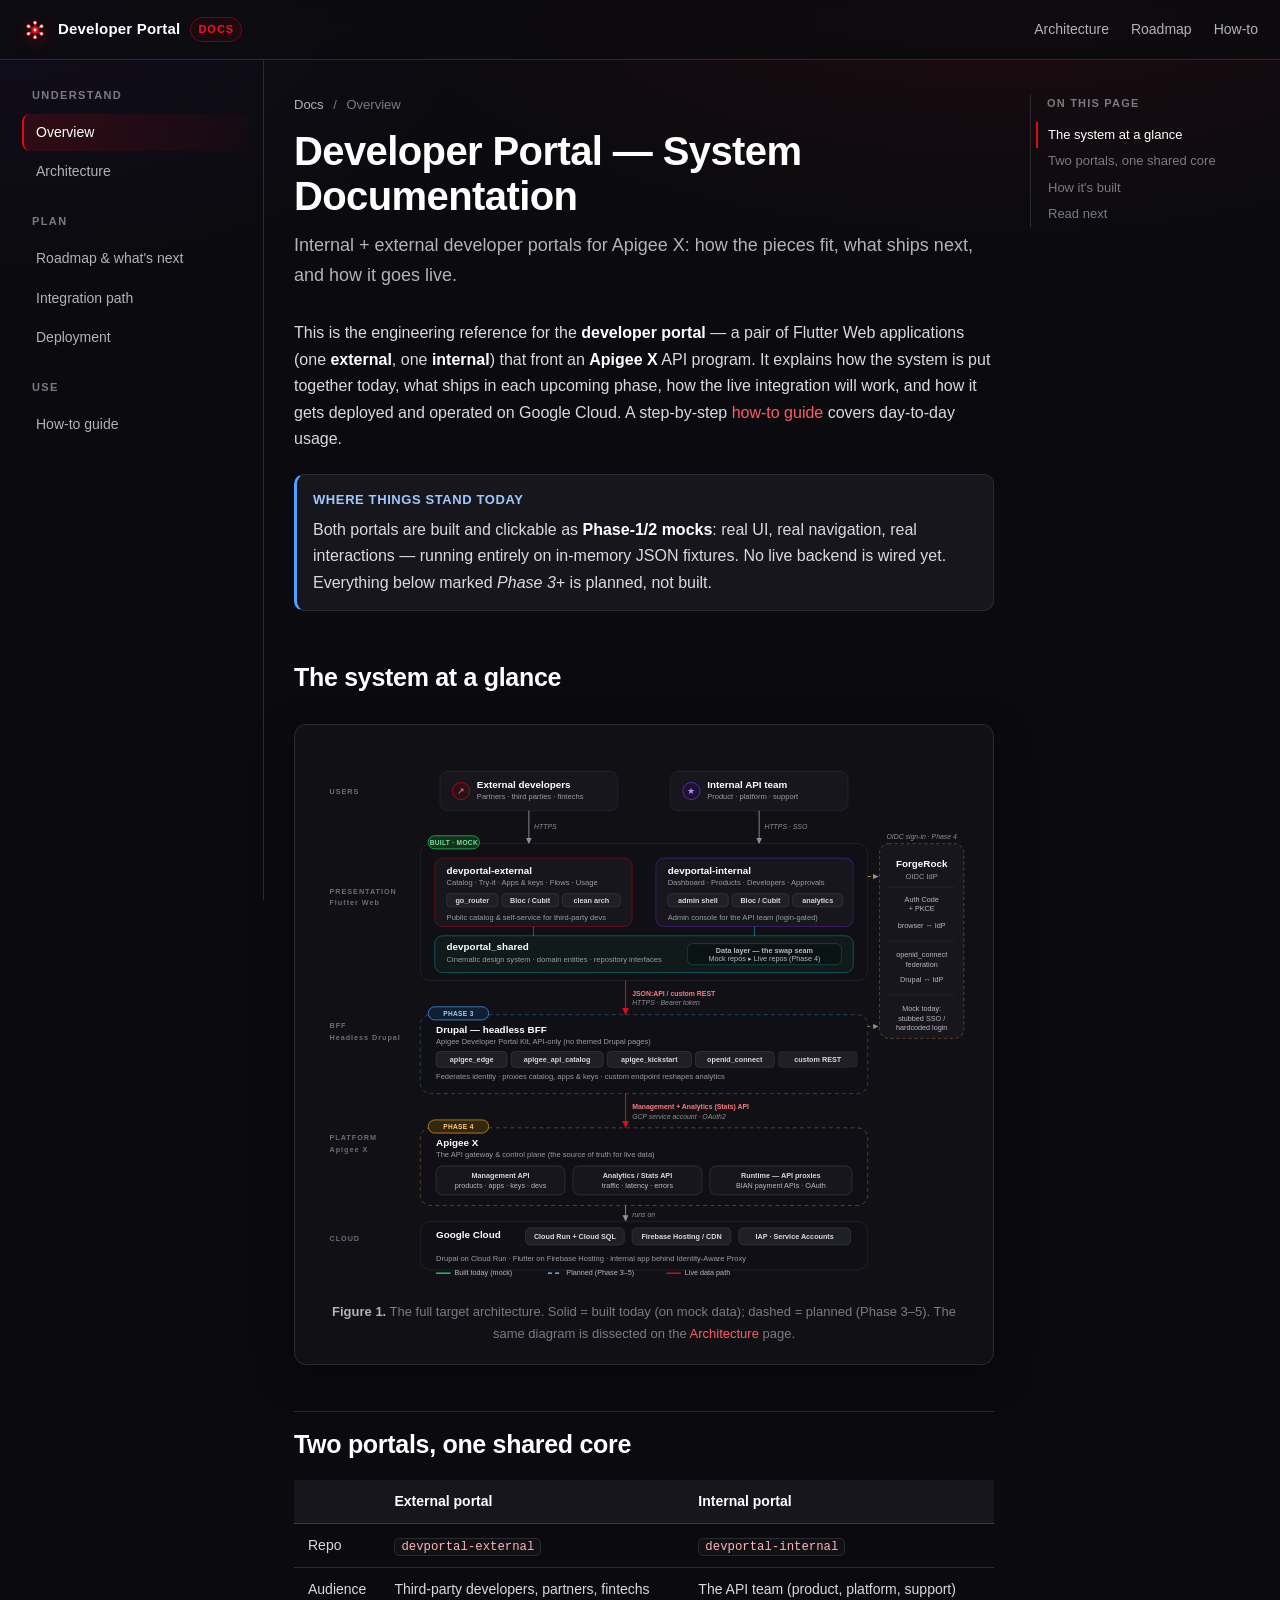
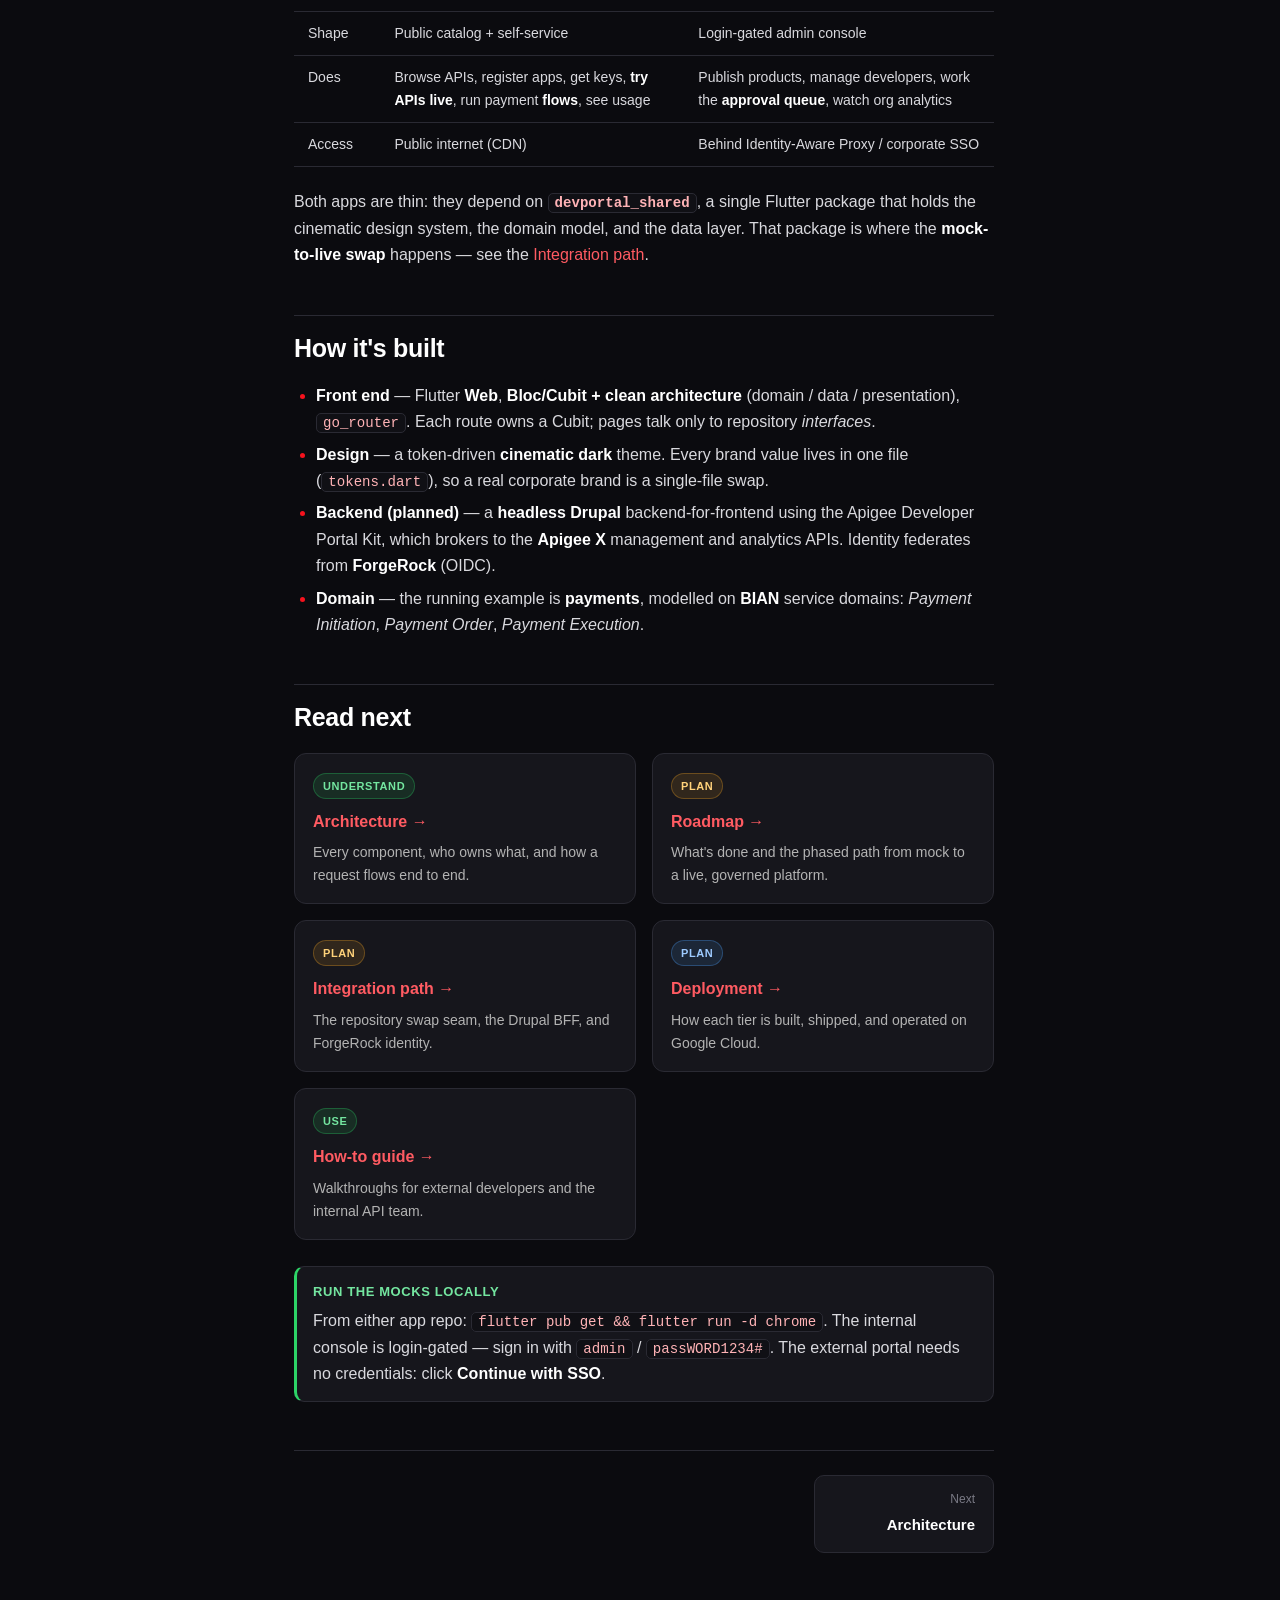
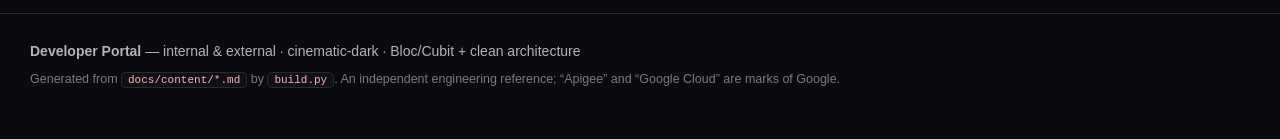
<file: docs/index.html>
<!doctype html>
<html lang="en" data-page="index">
<head>
<meta charset="utf-8">
<meta name="viewport" content="width=device-width, initial-scale=1">
<meta name="description" content="Internal + external developer portals for Apigee X: how the pieces fit, what ships next, and how it goes live.">
<meta name="theme-color" content="#0B0B0F">
<title>Developer Portal — System Documentation · Developer Portal Docs</title>
<link rel="icon" type="image/svg+xml" href="assets/favicon.svg">
<link rel="stylesheet" href="assets/style.css">
</head>
<body>
<a class="skip-link" href="#doc">Skip to content</a>
<header class="topbar">
  <button class="nav-toggle" aria-label="Toggle navigation" aria-expanded="false">
    <span></span><span></span><span></span>
  </button>
  <a class="brand" href="index.html">
<svg class="brand-mark" viewBox="0 0 64 64" width="26" height="26" aria-hidden="true">
  <g stroke="#FF3640" stroke-width="3" stroke-linecap="round">
    <line x1="32" y1="32" x2="32" y2="14"/><line x1="32" y1="32" x2="48" y2="23"/>
    <line x1="32" y1="32" x2="48" y2="41"/><line x1="32" y1="32" x2="32" y2="50"/>
    <line x1="32" y1="32" x2="16" y2="41"/><line x1="32" y1="32" x2="16" y2="23"/>
  </g>
  <g fill="#fff" stroke="#E50914" stroke-width="1.7">
    <circle cx="32" cy="14" r="4.3"/><circle cx="48" cy="23" r="4.3"/>
    <circle cx="48" cy="41" r="4.3"/><circle cx="32" cy="50" r="4.3"/>
    <circle cx="16" cy="41" r="4.3"/><circle cx="16" cy="23" r="4.3"/>
  </g>
  <circle cx="32" cy="32" r="10" fill="#E50914" stroke="#08080B"/>
  <circle cx="32" cy="32" r="3.4" fill="#fff"/>
</svg><span class="brand-name">Developer&nbsp;Portal</span><span class="brand-badge">Docs</span></a>
  <nav class="top-links" aria-label="Related">
    <a href="architecture.html">Architecture</a>
    <a href="roadmap.html">Roadmap</a>
    <a href="how-to.html">How-to</a>
  </nav>
</header>
<div class="layout">
  <aside class="sidebar" id="sidebar"><nav class="side-nav" aria-label="Documentation">
<div class="nav-group"><span class="nav-group-label">Understand</span><ul>
<li><a href="index.html" class="active" aria-current="page">Overview</a></li>
<li><a href="architecture.html">Architecture</a></li>
</ul></div>
<div class="nav-group"><span class="nav-group-label">Plan</span><ul>
<li><a href="roadmap.html">Roadmap & what's next</a></li>
<li><a href="integration.html">Integration path</a></li>
<li><a href="deployment.html">Deployment</a></li>
</ul></div>
<div class="nav-group"><span class="nav-group-label">Use</span><ul>
<li><a href="how-to.html">How-to guide</a></li>
</ul></div>
</nav></aside>
  <div class="sidebar-scrim" hidden></div>
  <main class="main">
    <article class="doc" id="doc">
      <div class="crumb"><a href="index.html">Docs</a> <span>/</span> Overview</div>
      <header class="doc-head">
        <h1>Developer Portal — System Documentation</h1>
        <p class="lede">Internal + external developer portals for Apigee X: how the pieces fit, what ships next, and how it goes live.</p>
      </header>
      <p>This is the engineering reference for the <strong>developer portal</strong> — a pair of
Flutter Web applications (one <strong>external</strong>, one <strong>internal</strong>) that front an
<strong>Apigee X</strong> API program. It explains how the system is put together today, what
ships in each upcoming phase, how the live integration will work, and how it gets
deployed and operated on Google Cloud. A step-by-step <a href="how-to.html">how-to guide</a>
covers day-to-day usage.</p>
<div class="admonition note">
<p class="admonition-title">Where things stand today</p>
<p>Both portals are built and clickable as <strong>Phase-1/2 mocks</strong>: real UI, real
navigation, real interactions — running entirely on in-memory JSON fixtures.
No live backend is wired yet. Everything below marked <em>Phase 3+</em> is planned,
not built.</p>
</div>
<h2 id="the-system-at-a-glance">The system at a glance<a class="headerlink" href="#the-system-at-a-glance" title="Permanent link">#</a></h2>
<figure class="diagram">
  <img src="assets/diagrams/architecture.svg" alt="Layered architecture: users, the two Flutter Web portals on a shared package, a headless Drupal BFF, Apigee X, and Google Cloud, with ForgeRock providing identity.">
  <figcaption><strong>Figure 1.</strong> The full target architecture. Solid = built today (on mock data); dashed = planned (Phase 3–5). The same diagram is dissected on the <a href="architecture.html">Architecture</a> page.</figcaption>
</figure>

<h2 id="two-portals-one-shared-core">Two portals, one shared core<a class="headerlink" href="#two-portals-one-shared-core" title="Permanent link">#</a></h2>
<table>
<thead>
<tr>
<th></th>
<th><strong>External portal</strong></th>
<th><strong>Internal portal</strong></th>
</tr>
</thead>
<tbody>
<tr>
<td>Repo</td>
<td><code>devportal-external</code></td>
<td><code>devportal-internal</code></td>
</tr>
<tr>
<td>Audience</td>
<td>Third-party developers, partners, fintechs</td>
<td>The API team (product, platform, support)</td>
</tr>
<tr>
<td>Shape</td>
<td>Public catalog + self-service</td>
<td>Login-gated admin console</td>
</tr>
<tr>
<td>Does</td>
<td>Browse APIs, register apps, get keys, <strong>try APIs live</strong>, run payment <strong>flows</strong>, see usage</td>
<td>Publish products, manage developers, work the <strong>approval queue</strong>, watch org analytics</td>
</tr>
<tr>
<td>Access</td>
<td>Public internet (CDN)</td>
<td>Behind Identity-Aware Proxy / corporate SSO</td>
</tr>
</tbody>
</table>
<p>Both apps are thin: they depend on <strong><code>devportal_shared</code></strong>, a single Flutter
package that holds the cinematic design system, the domain model, and the data
layer. That package is where the <strong>mock-to-live swap</strong> happens — see the
<a href="integration.html">Integration path</a>.</p>
<h2 id="how-its-built">How it's built<a class="headerlink" href="#how-its-built" title="Permanent link">#</a></h2>
<ul>
<li><strong>Front end</strong> — Flutter <strong>Web</strong>, <strong>Bloc/Cubit + clean architecture</strong> (domain /
  data / presentation), <code>go_router</code>. Each route owns a Cubit; pages talk only to
  repository <em>interfaces</em>.</li>
<li><strong>Design</strong> — a token-driven <strong>cinematic dark</strong> theme. Every brand value lives
  in one file (<code>tokens.dart</code>), so a real corporate brand is a single-file swap.</li>
<li><strong>Backend (planned)</strong> — a <strong>headless Drupal</strong> backend-for-frontend using the
  Apigee Developer Portal Kit, which brokers to the <strong>Apigee X</strong> management and
  analytics APIs. Identity federates from <strong>ForgeRock</strong> (OIDC).</li>
<li><strong>Domain</strong> — the running example is <strong>payments</strong>, modelled on <strong>BIAN</strong> service
  domains: <em>Payment Initiation</em>, <em>Payment Order</em>, <em>Payment Execution</em>.</li>
</ul>
<h2 id="read-next">Read next<a class="headerlink" href="#read-next" title="Permanent link">#</a></h2>
<div class="cards">
  <div class="card"><span class="tag now">Understand</span><h3><a href="architecture.html">Architecture →</a></h3><p>Every component, who owns what, and how a request flows end to end.</p></div>
  <div class="card"><span class="tag next">Plan</span><h3><a href="roadmap.html">Roadmap →</a></h3><p>What's done and the phased path from mock to a live, governed platform.</p></div>
  <div class="card"><span class="tag next">Plan</span><h3><a href="integration.html">Integration path →</a></h3><p>The repository swap seam, the Drupal BFF, and ForgeRock identity.</p></div>
  <div class="card"><span class="tag later">Plan</span><h3><a href="deployment.html">Deployment →</a></h3><p>How each tier is built, shipped, and operated on Google Cloud.</p></div>
  <div class="card"><span class="tag now">Use</span><h3><a href="how-to.html">How-to guide →</a></h3><p>Walkthroughs for external developers and the internal API team.</p></div>
</div>

<div class="admonition tip">
<p class="admonition-title">Run the mocks locally</p>
<p>From either app repo: <code>flutter pub get &amp;&amp; flutter run -d chrome</code>. The internal
console is login-gated — sign in with <code>admin</code> / <code>passWORD1234#</code>. The external
portal needs no credentials: click <strong>Continue with SSO</strong>.</p>
</div>
      <nav class="pager"><span></span><a class="pager-next" href="architecture.html"><span>Next</span><strong>Architecture</strong></a></nav>
    </article>
    <aside class="onthispage" aria-label="On this page"><div class="otp-inner"><p class="otp-title">On this page</p><div class="toc">
<ul>
<li><a href="#the-system-at-a-glance">The system at a glance</a></li>
<li><a href="#two-portals-one-shared-core">Two portals, one shared core</a></li>
<li><a href="#how-its-built">How it's built</a></li>
<li><a href="#read-next">Read next</a></li>
</ul>
</div>
</div></aside>
  </main>
</div>
<footer class="site-foot">
  <div>
    <strong>Developer Portal</strong> — internal &amp; external · cinematic-dark · Bloc/Cubit + clean architecture
  </div>
  <div class="foot-meta">Generated from <code>docs/content/*.md</code> by <code>build.py</code>. An independent engineering reference; “Apigee” and “Google Cloud” are marks of Google.</div>
</footer>
<script src="assets/site.js" defer></script>
</body>
</html>
</file>
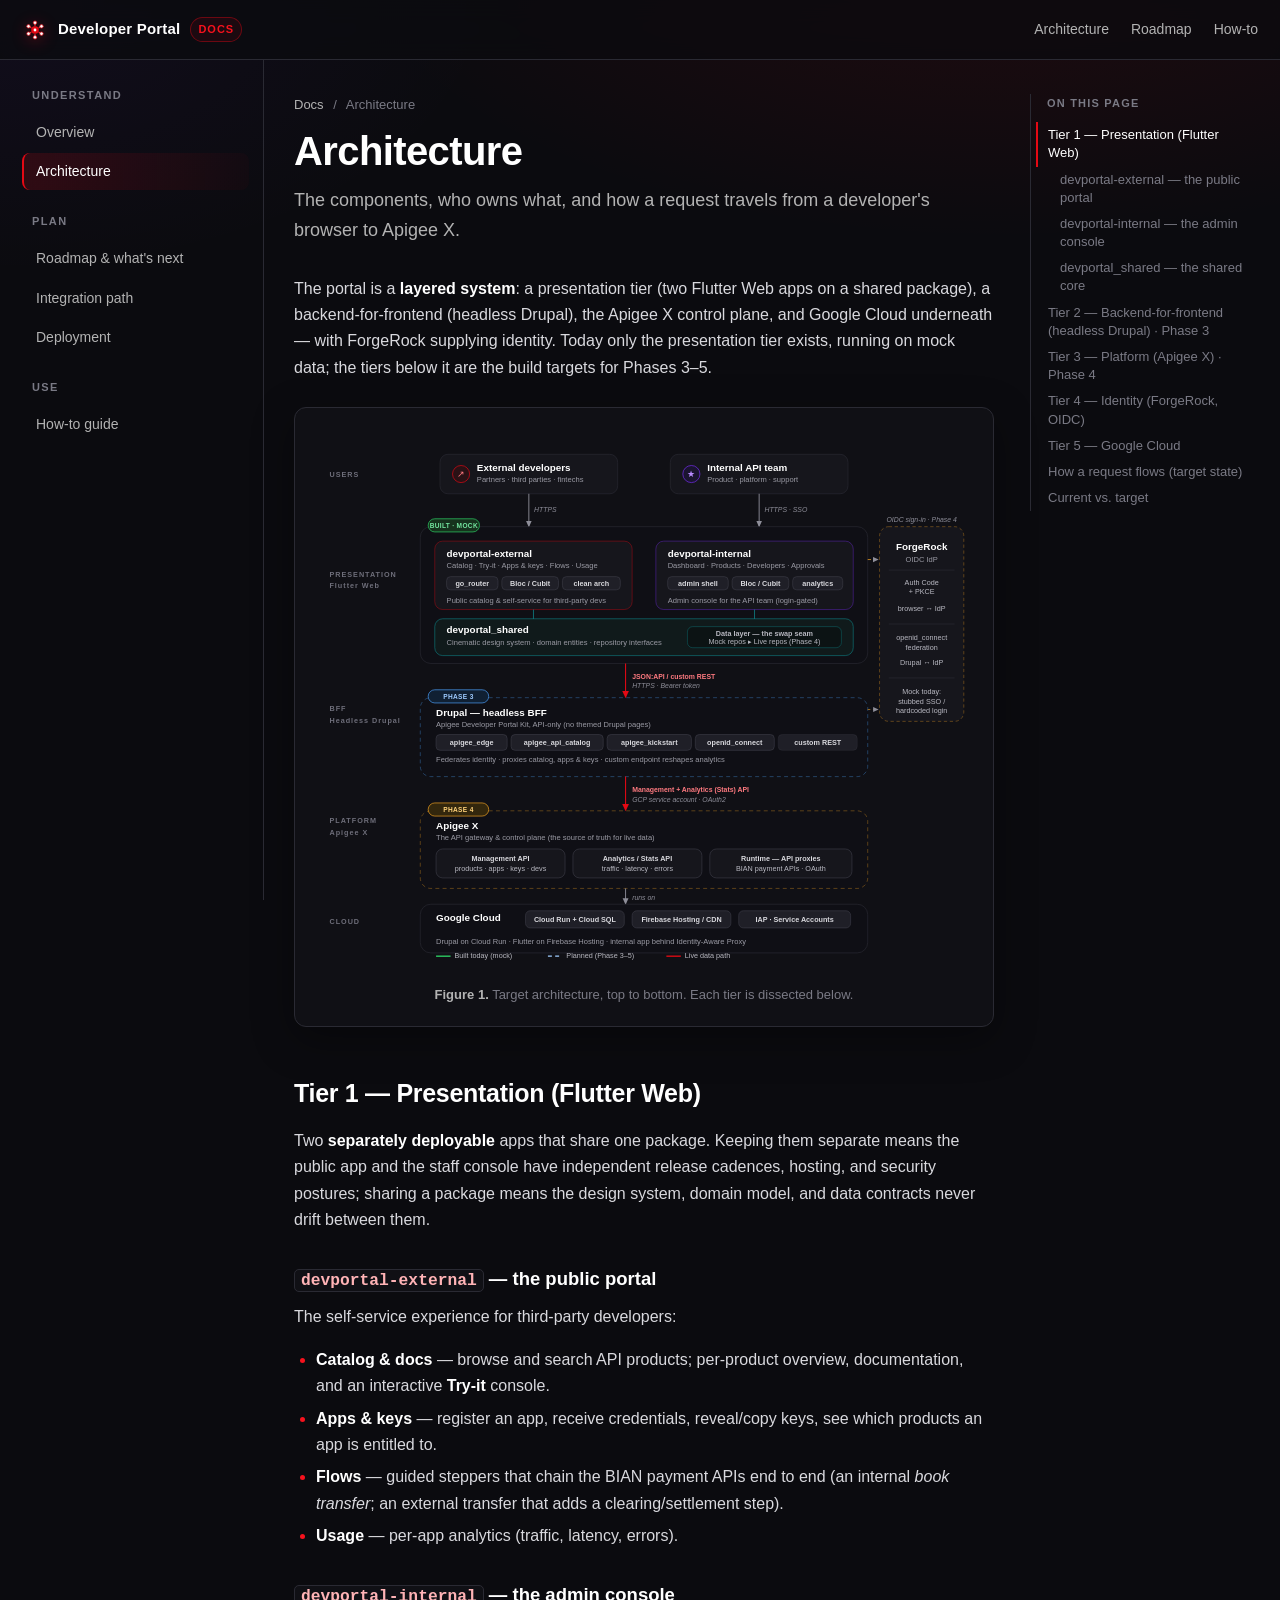
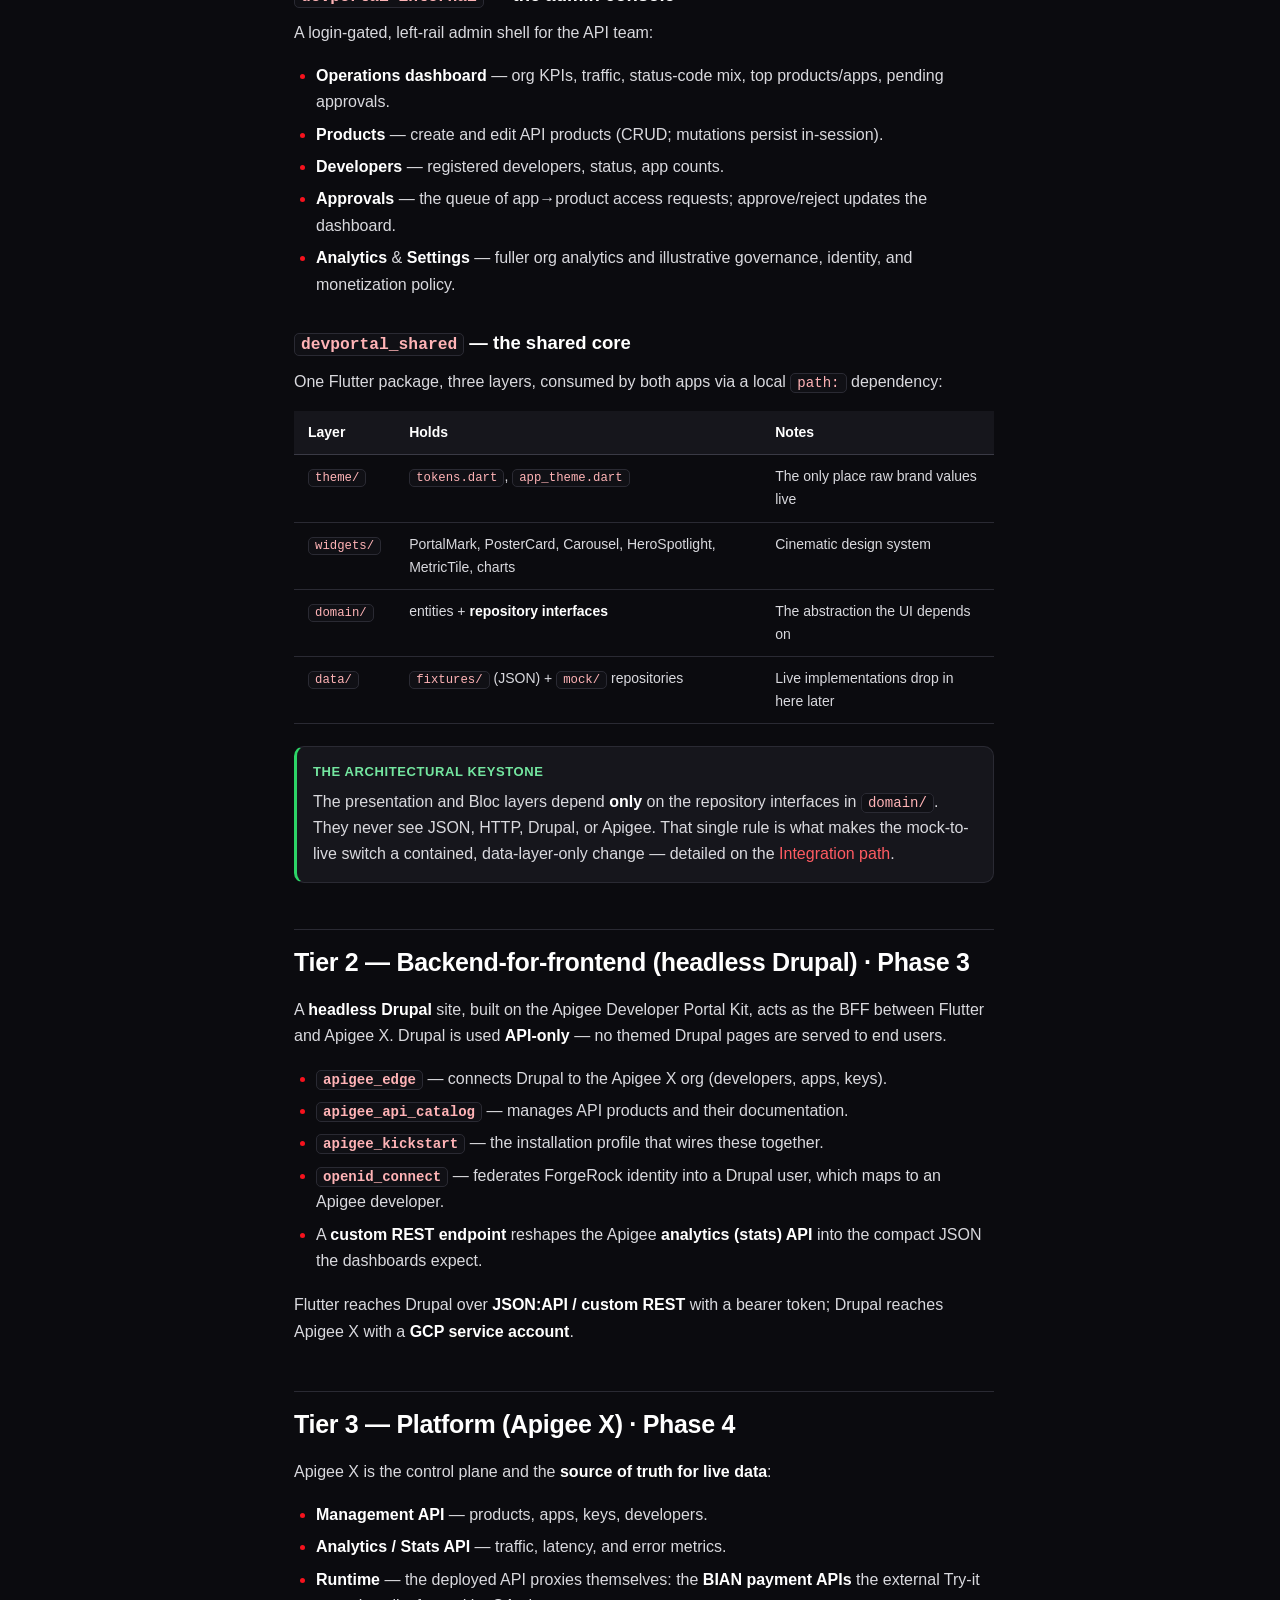
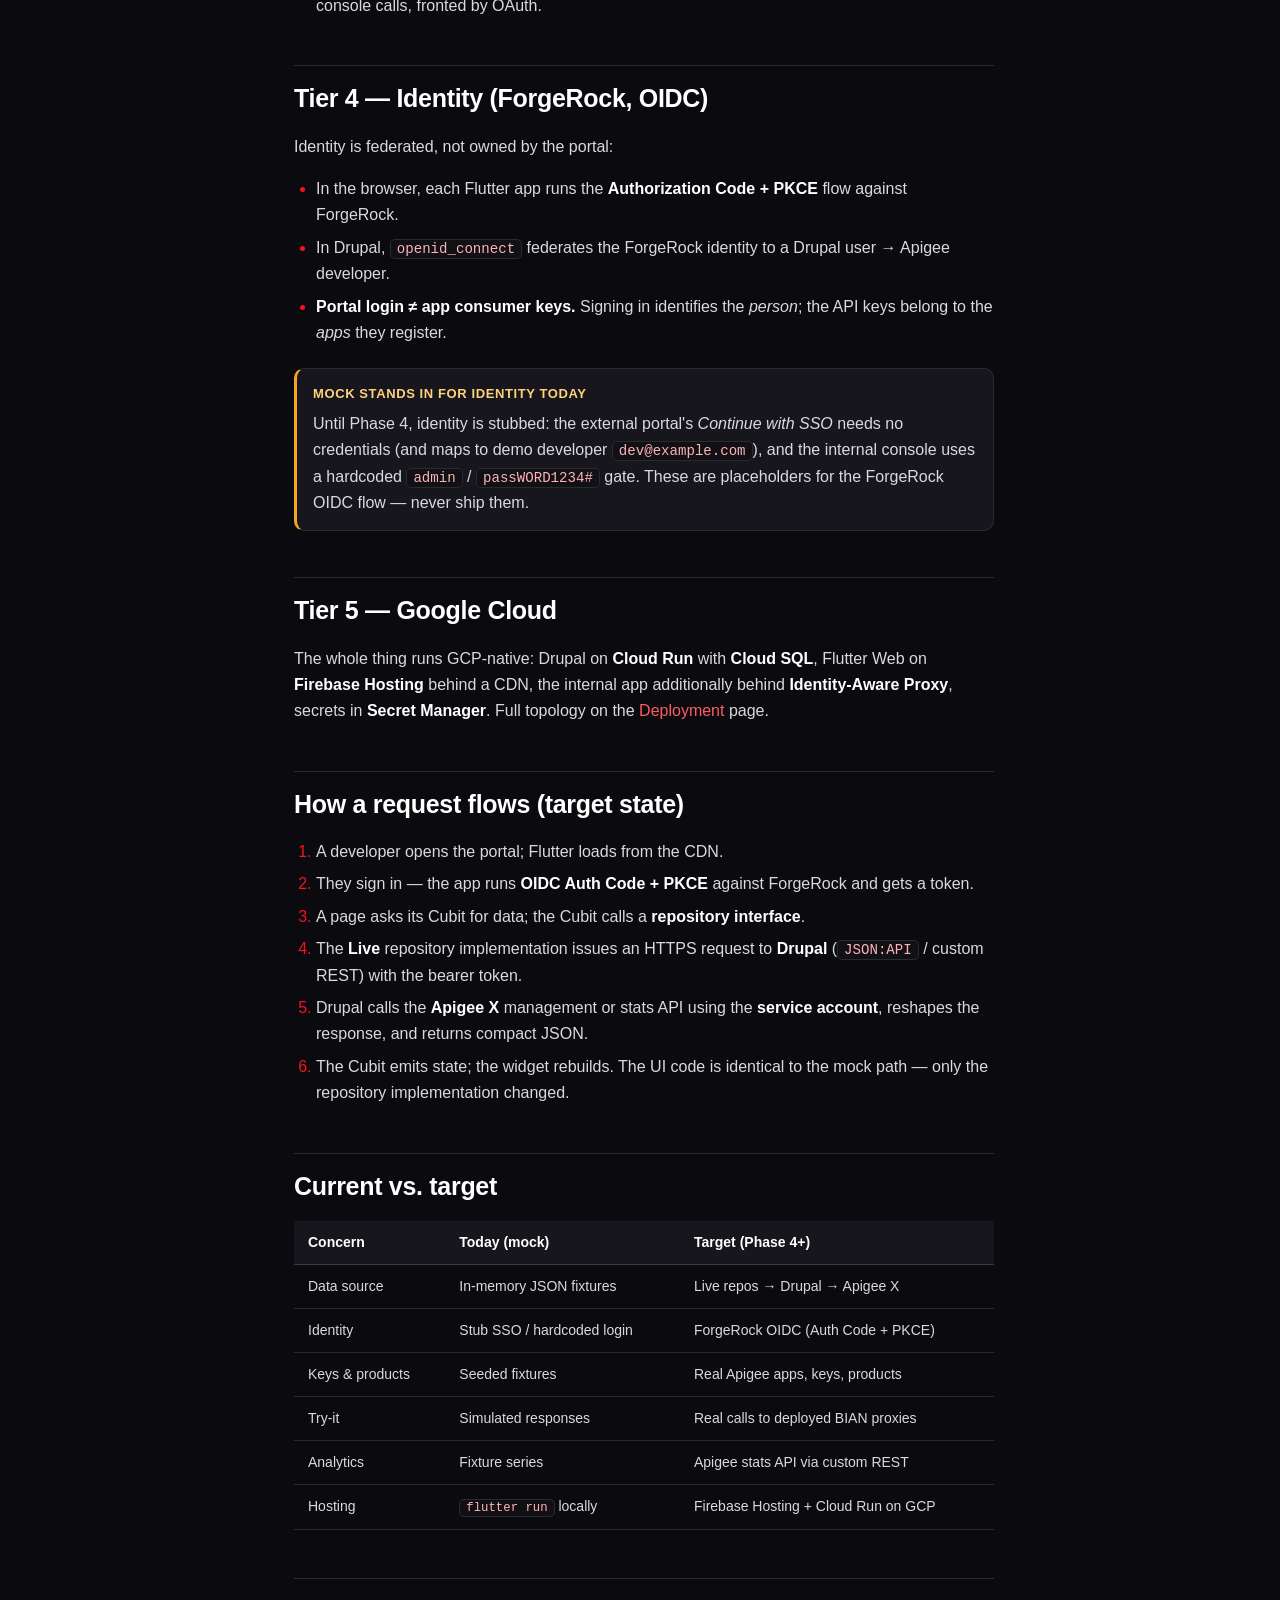
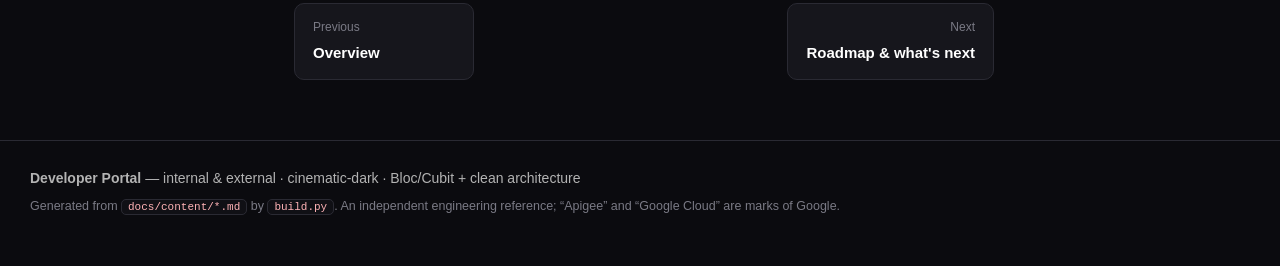
<file: docs/architecture.html>
<!doctype html>
<html lang="en" data-page="architecture">
<head>
<meta charset="utf-8">
<meta name="viewport" content="width=device-width, initial-scale=1">
<meta name="description" content="The components, who owns what, and how a request travels from a developer's browser to Apigee X.">
<meta name="theme-color" content="#0B0B0F">
<title>Architecture · Developer Portal Docs</title>
<link rel="icon" type="image/svg+xml" href="assets/favicon.svg">
<link rel="stylesheet" href="assets/style.css">
</head>
<body>
<a class="skip-link" href="#doc">Skip to content</a>
<header class="topbar">
  <button class="nav-toggle" aria-label="Toggle navigation" aria-expanded="false">
    <span></span><span></span><span></span>
  </button>
  <a class="brand" href="index.html">
<svg class="brand-mark" viewBox="0 0 64 64" width="26" height="26" aria-hidden="true">
  <g stroke="#FF3640" stroke-width="3" stroke-linecap="round">
    <line x1="32" y1="32" x2="32" y2="14"/><line x1="32" y1="32" x2="48" y2="23"/>
    <line x1="32" y1="32" x2="48" y2="41"/><line x1="32" y1="32" x2="32" y2="50"/>
    <line x1="32" y1="32" x2="16" y2="41"/><line x1="32" y1="32" x2="16" y2="23"/>
  </g>
  <g fill="#fff" stroke="#E50914" stroke-width="1.7">
    <circle cx="32" cy="14" r="4.3"/><circle cx="48" cy="23" r="4.3"/>
    <circle cx="48" cy="41" r="4.3"/><circle cx="32" cy="50" r="4.3"/>
    <circle cx="16" cy="41" r="4.3"/><circle cx="16" cy="23" r="4.3"/>
  </g>
  <circle cx="32" cy="32" r="10" fill="#E50914" stroke="#08080B"/>
  <circle cx="32" cy="32" r="3.4" fill="#fff"/>
</svg><span class="brand-name">Developer&nbsp;Portal</span><span class="brand-badge">Docs</span></a>
  <nav class="top-links" aria-label="Related">
    <a href="architecture.html">Architecture</a>
    <a href="roadmap.html">Roadmap</a>
    <a href="how-to.html">How-to</a>
  </nav>
</header>
<div class="layout">
  <aside class="sidebar" id="sidebar"><nav class="side-nav" aria-label="Documentation">
<div class="nav-group"><span class="nav-group-label">Understand</span><ul>
<li><a href="index.html">Overview</a></li>
<li><a href="architecture.html" class="active" aria-current="page">Architecture</a></li>
</ul></div>
<div class="nav-group"><span class="nav-group-label">Plan</span><ul>
<li><a href="roadmap.html">Roadmap & what's next</a></li>
<li><a href="integration.html">Integration path</a></li>
<li><a href="deployment.html">Deployment</a></li>
</ul></div>
<div class="nav-group"><span class="nav-group-label">Use</span><ul>
<li><a href="how-to.html">How-to guide</a></li>
</ul></div>
</nav></aside>
  <div class="sidebar-scrim" hidden></div>
  <main class="main">
    <article class="doc" id="doc">
      <div class="crumb"><a href="index.html">Docs</a> <span>/</span> Architecture</div>
      <header class="doc-head">
        <h1>Architecture</h1>
        <p class="lede">The components, who owns what, and how a request travels from a developer's browser to Apigee X.</p>
      </header>
      <p>The portal is a <strong>layered system</strong>: a presentation tier (two Flutter Web apps on
a shared package), a backend-for-frontend (headless Drupal), the Apigee X control
plane, and Google Cloud underneath — with ForgeRock supplying identity. Today only
the presentation tier exists, running on mock data; the tiers below it are the
build targets for Phases 3–5.</p>
<figure class="diagram">
  <img src="assets/diagrams/architecture.svg" alt="The layered architecture diagram showing users, presentation, BFF, platform and cloud tiers.">
  <figcaption><strong>Figure 1.</strong> Target architecture, top to bottom. Each tier is dissected below.</figcaption>
</figure>

<h2 id="tier-1-presentation-flutter-web">Tier 1 — Presentation (Flutter Web)<a class="headerlink" href="#tier-1-presentation-flutter-web" title="Permanent link">#</a></h2>
<p>Two <strong>separately deployable</strong> apps that share one package. Keeping them separate
means the public app and the staff console have independent release cadences,
hosting, and security postures; sharing a package means the design system, domain
model, and data contracts never drift between them.</p>
<h3 id="devportal-external-the-public-portal"><code>devportal-external</code> — the public portal<a class="headerlink" href="#devportal-external-the-public-portal" title="Permanent link">#</a></h3>
<p>The self-service experience for third-party developers:</p>
<ul>
<li><strong>Catalog &amp; docs</strong> — browse and search API products; per-product overview,
  documentation, and an interactive <strong>Try-it</strong> console.</li>
<li><strong>Apps &amp; keys</strong> — register an app, receive credentials, reveal/copy keys, see
  which products an app is entitled to.</li>
<li><strong>Flows</strong> — guided steppers that chain the BIAN payment APIs end to end (an
  internal <em>book transfer</em>; an external transfer that adds a clearing/settlement
  step).</li>
<li><strong>Usage</strong> — per-app analytics (traffic, latency, errors).</li>
</ul>
<h3 id="devportal-internal-the-admin-console"><code>devportal-internal</code> — the admin console<a class="headerlink" href="#devportal-internal-the-admin-console" title="Permanent link">#</a></h3>
<p>A login-gated, left-rail admin shell for the API team:</p>
<ul>
<li><strong>Operations dashboard</strong> — org KPIs, traffic, status-code mix, top products/apps,
  pending approvals.</li>
<li><strong>Products</strong> — create and edit API products (CRUD; mutations persist in-session).</li>
<li><strong>Developers</strong> — registered developers, status, app counts.</li>
<li><strong>Approvals</strong> — the queue of app→product access requests; approve/reject updates
  the dashboard.</li>
<li><strong>Analytics</strong> &amp; <strong>Settings</strong> — fuller org analytics and illustrative governance,
  identity, and monetization policy.</li>
</ul>
<h3 id="devportal_shared-the-shared-core"><code>devportal_shared</code> — the shared core<a class="headerlink" href="#devportal_shared-the-shared-core" title="Permanent link">#</a></h3>
<p>One Flutter package, three layers, consumed by both apps via a local <code>path:</code>
dependency:</p>
<table>
<thead>
<tr>
<th>Layer</th>
<th>Holds</th>
<th>Notes</th>
</tr>
</thead>
<tbody>
<tr>
<td><code>theme/</code></td>
<td><code>tokens.dart</code>, <code>app_theme.dart</code></td>
<td>The only place raw brand values live</td>
</tr>
<tr>
<td><code>widgets/</code></td>
<td>PortalMark, PosterCard, Carousel, HeroSpotlight, MetricTile, charts</td>
<td>Cinematic design system</td>
</tr>
<tr>
<td><code>domain/</code></td>
<td>entities + <strong>repository interfaces</strong></td>
<td>The abstraction the UI depends on</td>
</tr>
<tr>
<td><code>data/</code></td>
<td><code>fixtures/</code> (JSON) + <code>mock/</code> repositories</td>
<td>Live implementations drop in here later</td>
</tr>
</tbody>
</table>
<div class="admonition tip">
<p class="admonition-title">The architectural keystone</p>
<p>The presentation and Bloc layers depend <strong>only</strong> on the repository interfaces
in <code>domain/</code>. They never see JSON, HTTP, Drupal, or Apigee. That single rule
is what makes the mock-to-live switch a contained, data-layer-only change —
detailed on the <a href="integration.html">Integration path</a>.</p>
</div>
<h2 id="tier-2-backend-for-frontend-headless-drupal-phase-3">Tier 2 — Backend-for-frontend (headless Drupal) · Phase 3<a class="headerlink" href="#tier-2-backend-for-frontend-headless-drupal-phase-3" title="Permanent link">#</a></h2>
<p>A <strong>headless Drupal</strong> site, built on the Apigee Developer Portal Kit, acts as the
BFF between Flutter and Apigee X. Drupal is used <strong>API-only</strong> — no themed Drupal
pages are served to end users.</p>
<ul>
<li><strong><code>apigee_edge</code></strong> — connects Drupal to the Apigee X org (developers, apps, keys).</li>
<li><strong><code>apigee_api_catalog</code></strong> — manages API products and their documentation.</li>
<li><strong><code>apigee_kickstart</code></strong> — the installation profile that wires these together.</li>
<li><strong><code>openid_connect</code></strong> — federates ForgeRock identity into a Drupal user, which
  maps to an Apigee developer.</li>
<li>A <strong>custom REST endpoint</strong> reshapes the Apigee <strong>analytics (stats) API</strong> into the
  compact JSON the dashboards expect.</li>
</ul>
<p>Flutter reaches Drupal over <strong>JSON:API / custom REST</strong> with a bearer token; Drupal
reaches Apigee X with a <strong>GCP service account</strong>.</p>
<h2 id="tier-3-platform-apigee-x-phase-4">Tier 3 — Platform (Apigee X) · Phase 4<a class="headerlink" href="#tier-3-platform-apigee-x-phase-4" title="Permanent link">#</a></h2>
<p>Apigee X is the control plane and the <strong>source of truth for live data</strong>:</p>
<ul>
<li><strong>Management API</strong> — products, apps, keys, developers.</li>
<li><strong>Analytics / Stats API</strong> — traffic, latency, and error metrics.</li>
<li><strong>Runtime</strong> — the deployed API proxies themselves: the <strong>BIAN payment APIs</strong> the
  external Try-it console calls, fronted by OAuth.</li>
</ul>
<h2 id="tier-4-identity-forgerock-oidc">Tier 4 — Identity (ForgeRock, OIDC)<a class="headerlink" href="#tier-4-identity-forgerock-oidc" title="Permanent link">#</a></h2>
<p>Identity is federated, not owned by the portal:</p>
<ul>
<li>In the browser, each Flutter app runs the <strong>Authorization Code + PKCE</strong> flow
  against ForgeRock.</li>
<li>In Drupal, <code>openid_connect</code> federates the ForgeRock identity to a Drupal user →
  Apigee developer.</li>
<li><strong>Portal login ≠ app consumer keys.</strong> Signing in identifies the <em>person</em>; the API
  keys belong to the <em>apps</em> they register.</li>
</ul>
<div class="admonition warning">
<p class="admonition-title">Mock stands in for identity today</p>
<p>Until Phase 4, identity is stubbed: the external portal's <em>Continue with SSO</em>
needs no credentials (and maps to demo developer <code>dev@example.com</code>), and the
internal console uses a hardcoded <code>admin</code> / <code>passWORD1234#</code> gate. These are
placeholders for the ForgeRock OIDC flow — never ship them.</p>
</div>
<h2 id="tier-5-google-cloud">Tier 5 — Google Cloud<a class="headerlink" href="#tier-5-google-cloud" title="Permanent link">#</a></h2>
<p>The whole thing runs GCP-native: Drupal on <strong>Cloud Run</strong> with <strong>Cloud SQL</strong>,
Flutter Web on <strong>Firebase Hosting</strong> behind a CDN, the internal app additionally
behind <strong>Identity-Aware Proxy</strong>, secrets in <strong>Secret Manager</strong>. Full topology on
the <a href="deployment.html">Deployment</a> page.</p>
<h2 id="how-a-request-flows-target-state">How a request flows (target state)<a class="headerlink" href="#how-a-request-flows-target-state" title="Permanent link">#</a></h2>
<ol>
<li>A developer opens the portal; Flutter loads from the CDN.</li>
<li>They sign in — the app runs <strong>OIDC Auth Code + PKCE</strong> against ForgeRock and gets
   a token.</li>
<li>A page asks its Cubit for data; the Cubit calls a <strong>repository interface</strong>.</li>
<li>The <strong>Live</strong> repository implementation issues an HTTPS request to <strong>Drupal</strong>
   (<code>JSON:API</code> / custom REST) with the bearer token.</li>
<li>Drupal calls the <strong>Apigee X</strong> management or stats API using the <strong>service
   account</strong>, reshapes the response, and returns compact JSON.</li>
<li>The Cubit emits state; the widget rebuilds. The UI code is identical to the mock
   path — only the repository implementation changed.</li>
</ol>
<h2 id="current-vs-target">Current vs. target<a class="headerlink" href="#current-vs-target" title="Permanent link">#</a></h2>
<table>
<thead>
<tr>
<th>Concern</th>
<th>Today (mock)</th>
<th>Target (Phase 4+)</th>
</tr>
</thead>
<tbody>
<tr>
<td>Data source</td>
<td>In-memory JSON fixtures</td>
<td>Live repos → Drupal → Apigee X</td>
</tr>
<tr>
<td>Identity</td>
<td>Stub SSO / hardcoded login</td>
<td>ForgeRock OIDC (Auth Code + PKCE)</td>
</tr>
<tr>
<td>Keys &amp; products</td>
<td>Seeded fixtures</td>
<td>Real Apigee apps, keys, products</td>
</tr>
<tr>
<td>Try-it</td>
<td>Simulated responses</td>
<td>Real calls to deployed BIAN proxies</td>
</tr>
<tr>
<td>Analytics</td>
<td>Fixture series</td>
<td>Apigee stats API via custom REST</td>
</tr>
<tr>
<td>Hosting</td>
<td><code>flutter run</code> locally</td>
<td>Firebase Hosting + Cloud Run on GCP</td>
</tr>
</tbody>
</table>
      <nav class="pager"><a class="pager-prev" href="index.html"><span>Previous</span><strong>Overview</strong></a><a class="pager-next" href="roadmap.html"><span>Next</span><strong>Roadmap & what's next</strong></a></nav>
    </article>
    <aside class="onthispage" aria-label="On this page"><div class="otp-inner"><p class="otp-title">On this page</p><div class="toc">
<ul>
<li><a href="#tier-1-presentation-flutter-web">Tier 1 — Presentation (Flutter Web)</a><ul>
<li><a href="#devportal-external-the-public-portal">devportal-external — the public portal</a></li>
<li><a href="#devportal-internal-the-admin-console">devportal-internal — the admin console</a></li>
<li><a href="#devportal_shared-the-shared-core">devportal_shared — the shared core</a></li>
</ul>
</li>
<li><a href="#tier-2-backend-for-frontend-headless-drupal-phase-3">Tier 2 — Backend-for-frontend (headless Drupal) · Phase 3</a></li>
<li><a href="#tier-3-platform-apigee-x-phase-4">Tier 3 — Platform (Apigee X) · Phase 4</a></li>
<li><a href="#tier-4-identity-forgerock-oidc">Tier 4 — Identity (ForgeRock, OIDC)</a></li>
<li><a href="#tier-5-google-cloud">Tier 5 — Google Cloud</a></li>
<li><a href="#how-a-request-flows-target-state">How a request flows (target state)</a></li>
<li><a href="#current-vs-target">Current vs. target</a></li>
</ul>
</div>
</div></aside>
  </main>
</div>
<footer class="site-foot">
  <div>
    <strong>Developer Portal</strong> — internal &amp; external · cinematic-dark · Bloc/Cubit + clean architecture
  </div>
  <div class="foot-meta">Generated from <code>docs/content/*.md</code> by <code>build.py</code>. An independent engineering reference; “Apigee” and “Google Cloud” are marks of Google.</div>
</footer>
<script src="assets/site.js" defer></script>
</body>
</html>
</file>
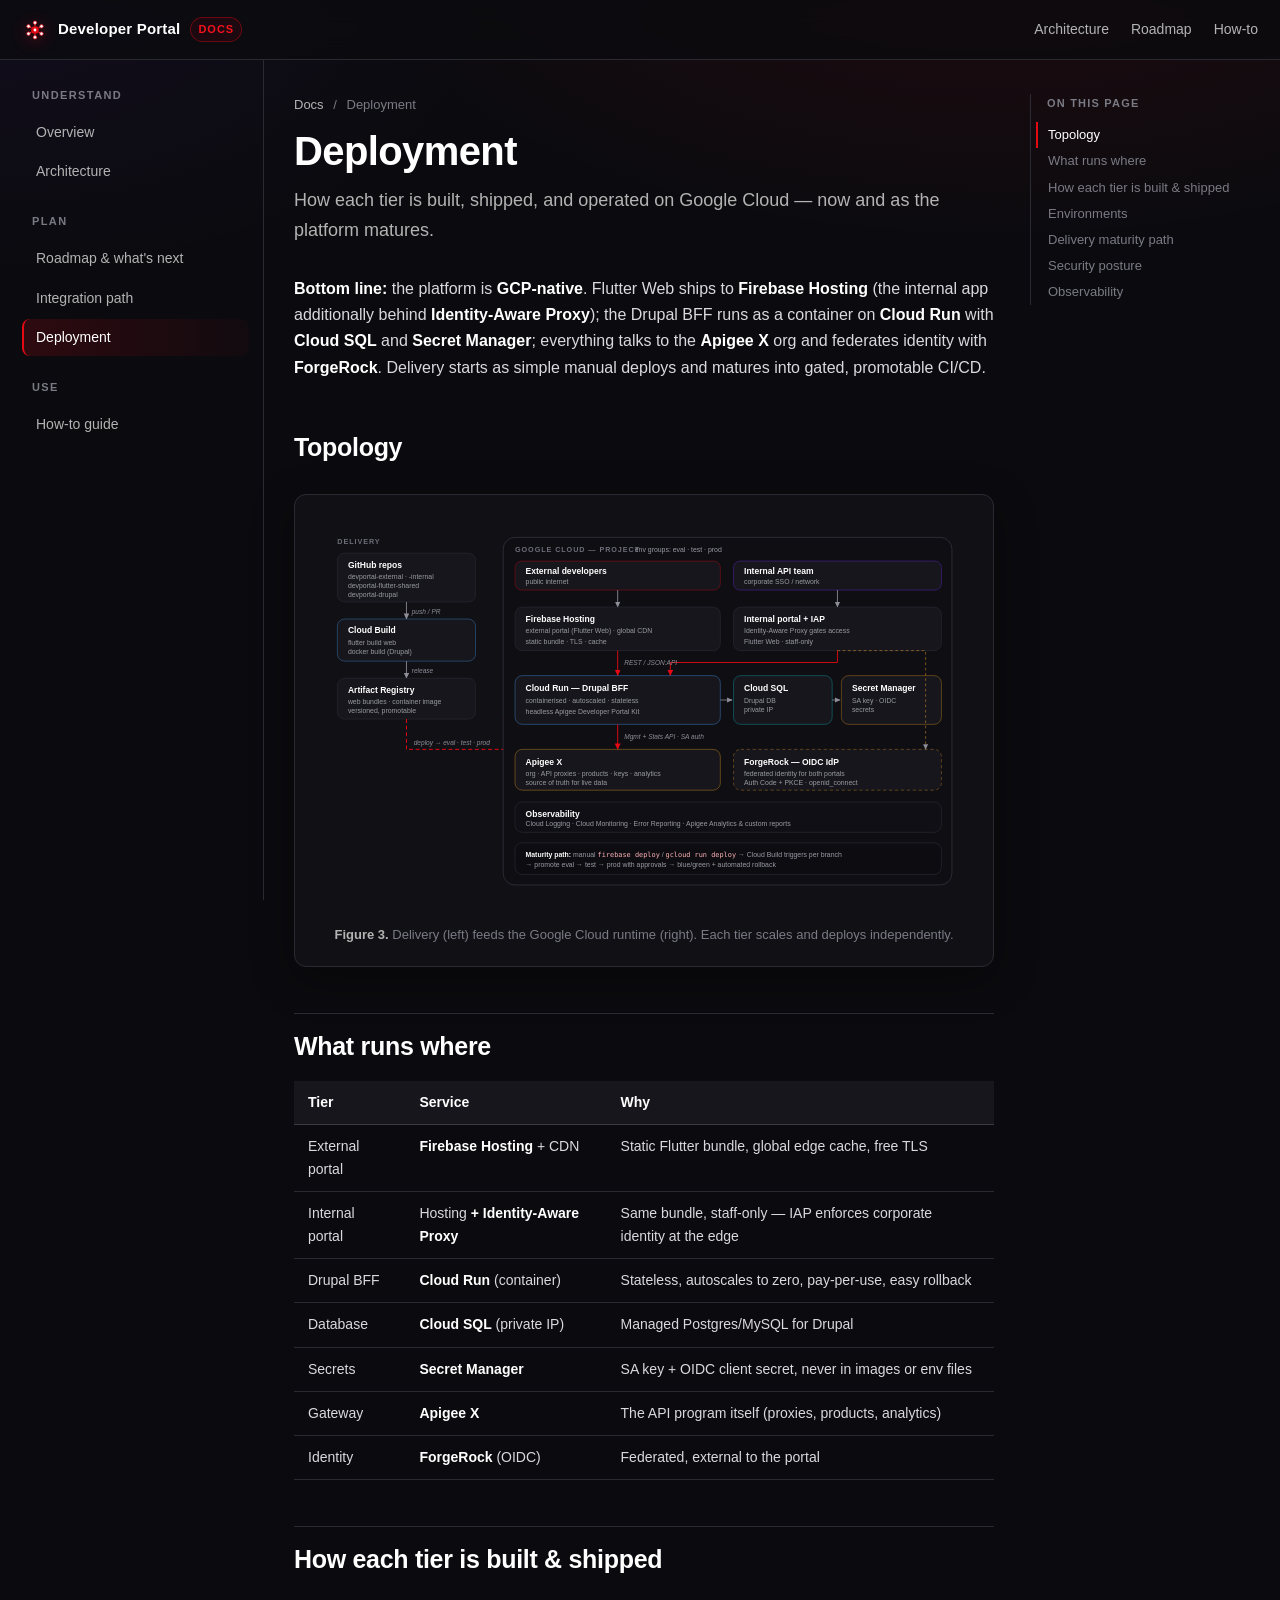
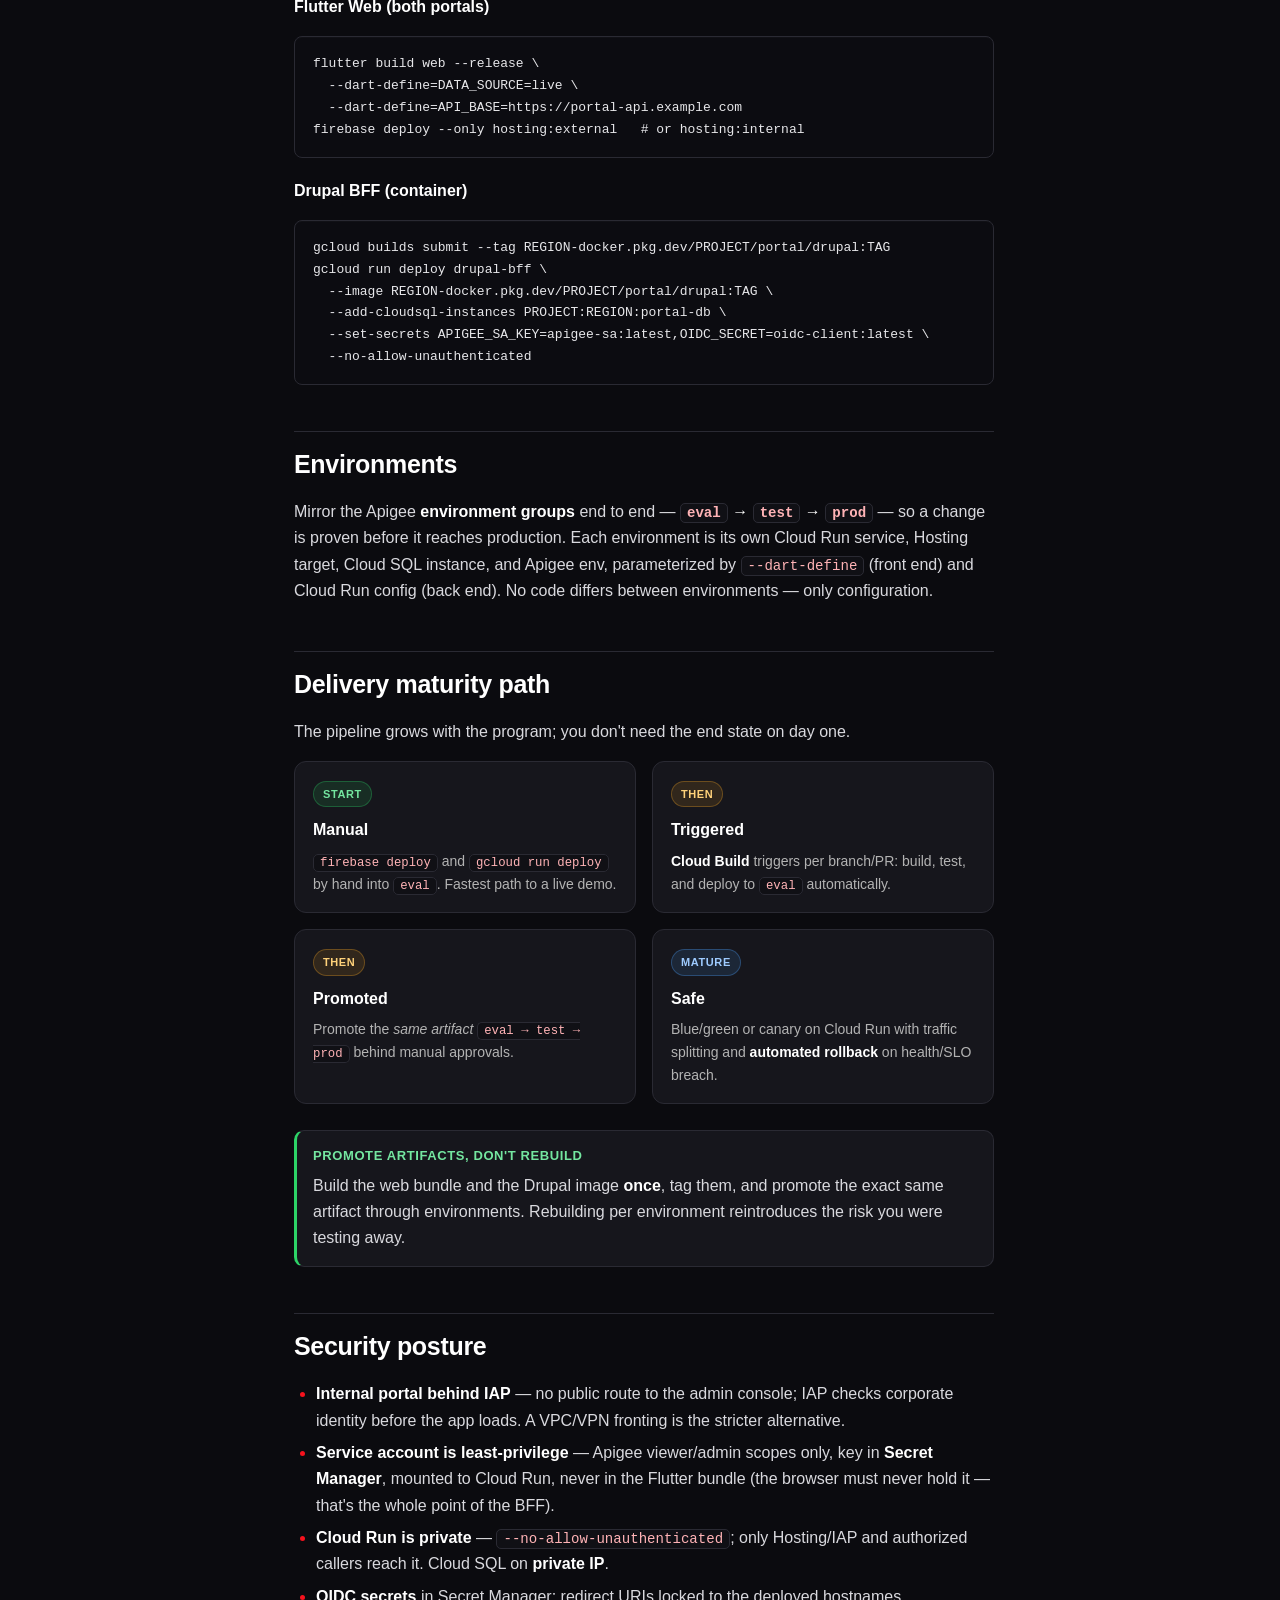
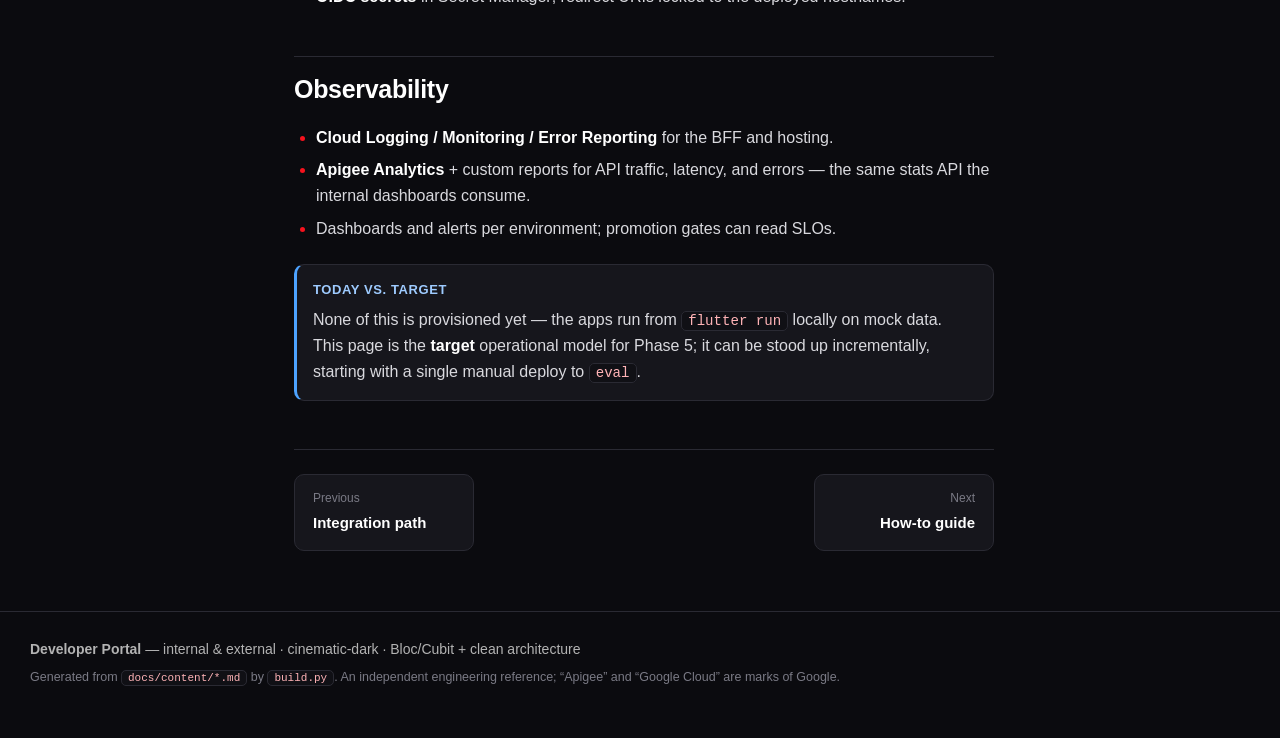
<file: docs/deployment.html>
<!doctype html>
<html lang="en" data-page="deployment">
<head>
<meta charset="utf-8">
<meta name="viewport" content="width=device-width, initial-scale=1">
<meta name="description" content="How each tier is built, shipped, and operated on Google Cloud — now and as the platform matures.">
<meta name="theme-color" content="#0B0B0F">
<title>Deployment · Developer Portal Docs</title>
<link rel="icon" type="image/svg+xml" href="assets/favicon.svg">
<link rel="stylesheet" href="assets/style.css">
</head>
<body>
<a class="skip-link" href="#doc">Skip to content</a>
<header class="topbar">
  <button class="nav-toggle" aria-label="Toggle navigation" aria-expanded="false">
    <span></span><span></span><span></span>
  </button>
  <a class="brand" href="index.html">
<svg class="brand-mark" viewBox="0 0 64 64" width="26" height="26" aria-hidden="true">
  <g stroke="#FF3640" stroke-width="3" stroke-linecap="round">
    <line x1="32" y1="32" x2="32" y2="14"/><line x1="32" y1="32" x2="48" y2="23"/>
    <line x1="32" y1="32" x2="48" y2="41"/><line x1="32" y1="32" x2="32" y2="50"/>
    <line x1="32" y1="32" x2="16" y2="41"/><line x1="32" y1="32" x2="16" y2="23"/>
  </g>
  <g fill="#fff" stroke="#E50914" stroke-width="1.7">
    <circle cx="32" cy="14" r="4.3"/><circle cx="48" cy="23" r="4.3"/>
    <circle cx="48" cy="41" r="4.3"/><circle cx="32" cy="50" r="4.3"/>
    <circle cx="16" cy="41" r="4.3"/><circle cx="16" cy="23" r="4.3"/>
  </g>
  <circle cx="32" cy="32" r="10" fill="#E50914" stroke="#08080B"/>
  <circle cx="32" cy="32" r="3.4" fill="#fff"/>
</svg><span class="brand-name">Developer&nbsp;Portal</span><span class="brand-badge">Docs</span></a>
  <nav class="top-links" aria-label="Related">
    <a href="architecture.html">Architecture</a>
    <a href="roadmap.html">Roadmap</a>
    <a href="how-to.html">How-to</a>
  </nav>
</header>
<div class="layout">
  <aside class="sidebar" id="sidebar"><nav class="side-nav" aria-label="Documentation">
<div class="nav-group"><span class="nav-group-label">Understand</span><ul>
<li><a href="index.html">Overview</a></li>
<li><a href="architecture.html">Architecture</a></li>
</ul></div>
<div class="nav-group"><span class="nav-group-label">Plan</span><ul>
<li><a href="roadmap.html">Roadmap & what's next</a></li>
<li><a href="integration.html">Integration path</a></li>
<li><a href="deployment.html" class="active" aria-current="page">Deployment</a></li>
</ul></div>
<div class="nav-group"><span class="nav-group-label">Use</span><ul>
<li><a href="how-to.html">How-to guide</a></li>
</ul></div>
</nav></aside>
  <div class="sidebar-scrim" hidden></div>
  <main class="main">
    <article class="doc" id="doc">
      <div class="crumb"><a href="index.html">Docs</a> <span>/</span> Deployment</div>
      <header class="doc-head">
        <h1>Deployment</h1>
        <p class="lede">How each tier is built, shipped, and operated on Google Cloud — now and as the platform matures.</p>
      </header>
      <p><strong>Bottom line:</strong> the platform is <strong>GCP-native</strong>. Flutter Web ships to <strong>Firebase
Hosting</strong> (the internal app additionally behind <strong>Identity-Aware Proxy</strong>); the
Drupal BFF runs as a container on <strong>Cloud Run</strong> with <strong>Cloud SQL</strong> and <strong>Secret
Manager</strong>; everything talks to the <strong>Apigee X</strong> org and federates identity with
<strong>ForgeRock</strong>. Delivery starts as simple manual deploys and matures into
gated, promotable CI/CD.</p>
<h2 id="topology">Topology<a class="headerlink" href="#topology" title="Permanent link">#</a></h2>
<figure class="diagram">
  <img src="assets/diagrams/deployment.svg" alt="Deployment topology: a delivery pipeline from GitHub through Cloud Build to Artifact Registry, deploying into a Google Cloud project containing Firebase Hosting, an IAP-gated internal portal, Cloud Run Drupal, Cloud SQL, Secret Manager, with Apigee X and ForgeRock as attached services and an observability layer.">
  <figcaption><strong>Figure 3.</strong> Delivery (left) feeds the Google Cloud runtime (right). Each tier scales and deploys independently.</figcaption>
</figure>

<h2 id="what-runs-where">What runs where<a class="headerlink" href="#what-runs-where" title="Permanent link">#</a></h2>
<table>
<thead>
<tr>
<th>Tier</th>
<th>Service</th>
<th>Why</th>
</tr>
</thead>
<tbody>
<tr>
<td>External portal</td>
<td><strong>Firebase Hosting</strong> + CDN</td>
<td>Static Flutter bundle, global edge cache, free TLS</td>
</tr>
<tr>
<td>Internal portal</td>
<td>Hosting <strong>+ Identity-Aware Proxy</strong></td>
<td>Same bundle, staff-only — IAP enforces corporate identity at the edge</td>
</tr>
<tr>
<td>Drupal BFF</td>
<td><strong>Cloud Run</strong> (container)</td>
<td>Stateless, autoscales to zero, pay-per-use, easy rollback</td>
</tr>
<tr>
<td>Database</td>
<td><strong>Cloud SQL</strong> (private IP)</td>
<td>Managed Postgres/MySQL for Drupal</td>
</tr>
<tr>
<td>Secrets</td>
<td><strong>Secret Manager</strong></td>
<td>SA key + OIDC client secret, never in images or env files</td>
</tr>
<tr>
<td>Gateway</td>
<td><strong>Apigee X</strong></td>
<td>The API program itself (proxies, products, analytics)</td>
</tr>
<tr>
<td>Identity</td>
<td><strong>ForgeRock</strong> (OIDC)</td>
<td>Federated, external to the portal</td>
</tr>
</tbody>
</table>
<h2 id="how-each-tier-is-built-shipped">How each tier is built &amp; shipped<a class="headerlink" href="#how-each-tier-is-built-shipped" title="Permanent link">#</a></h2>
<p><strong>Flutter Web (both portals)</strong></p>
<pre><code class="language-bash">flutter build web --release \
  --dart-define=DATA_SOURCE=live \
  --dart-define=API_BASE=https://portal-api.example.com
firebase deploy --only hosting:external   # or hosting:internal
</code></pre>
<p><strong>Drupal BFF (container)</strong></p>
<pre><code class="language-bash">gcloud builds submit --tag REGION-docker.pkg.dev/PROJECT/portal/drupal:TAG
gcloud run deploy drupal-bff \
  --image REGION-docker.pkg.dev/PROJECT/portal/drupal:TAG \
  --add-cloudsql-instances PROJECT:REGION:portal-db \
  --set-secrets APIGEE_SA_KEY=apigee-sa:latest,OIDC_SECRET=oidc-client:latest \
  --no-allow-unauthenticated
</code></pre>
<h2 id="environments">Environments<a class="headerlink" href="#environments" title="Permanent link">#</a></h2>
<p>Mirror the Apigee <strong>environment groups</strong> end to end — <strong><code>eval</code> → <code>test</code> → <code>prod</code></strong> —
so a change is proven before it reaches production. Each environment is its own
Cloud Run service, Hosting target, Cloud SQL instance, and Apigee env, parameterized
by <code>--dart-define</code> (front end) and Cloud Run config (back end). No code differs
between environments — only configuration.</p>
<h2 id="delivery-maturity-path">Delivery maturity path<a class="headerlink" href="#delivery-maturity-path" title="Permanent link">#</a></h2>
<p>The pipeline grows with the program; you don't need the end state on day one.</p>
<div class="cards">
  <div class="card"><span class="tag now">Start</span><h3>Manual</h3><p><code>firebase deploy</code> and <code>gcloud run deploy</code> by hand into <code>eval</code>. Fastest path to a live demo.</p></div>
  <div class="card"><span class="tag next">Then</span><h3>Triggered</h3><p><strong>Cloud Build</strong> triggers per branch/PR: build, test, and deploy to <code>eval</code> automatically.</p></div>
  <div class="card"><span class="tag next">Then</span><h3>Promoted</h3><p>Promote the <em>same artifact</em> <code>eval → test → prod</code> behind manual approvals.</p></div>
  <div class="card"><span class="tag later">Mature</span><h3>Safe</h3><p>Blue/green or canary on Cloud Run with traffic splitting and <strong>automated rollback</strong> on health/SLO breach.</p></div>
</div>

<div class="admonition tip">
<p class="admonition-title">Promote artifacts, don't rebuild</p>
<p>Build the web bundle and the Drupal image <strong>once</strong>, tag them, and promote the
exact same artifact through environments. Rebuilding per environment reintroduces
the risk you were testing away.</p>
</div>
<h2 id="security-posture">Security posture<a class="headerlink" href="#security-posture" title="Permanent link">#</a></h2>
<ul>
<li><strong>Internal portal behind IAP</strong> — no public route to the admin console; IAP checks
  corporate identity before the app loads. A VPC/VPN fronting is the stricter
  alternative.</li>
<li><strong>Service account is least-privilege</strong> — Apigee viewer/admin scopes only, key in
  <strong>Secret Manager</strong>, mounted to Cloud Run, never in the Flutter bundle (the browser
  must never hold it — that's the whole point of the BFF).</li>
<li><strong>Cloud Run is private</strong> — <code>--no-allow-unauthenticated</code>; only Hosting/IAP and
  authorized callers reach it. Cloud SQL on <strong>private IP</strong>.</li>
<li><strong>OIDC secrets</strong> in Secret Manager; redirect URIs locked to the deployed hostnames.</li>
</ul>
<h2 id="observability">Observability<a class="headerlink" href="#observability" title="Permanent link">#</a></h2>
<ul>
<li><strong>Cloud Logging / Monitoring / Error Reporting</strong> for the BFF and hosting.</li>
<li><strong>Apigee Analytics</strong> + custom reports for API traffic, latency, and errors —
  the same stats API the internal dashboards consume.</li>
<li>Dashboards and alerts per environment; promotion gates can read SLOs.</li>
</ul>
<div class="admonition note">
<p class="admonition-title">Today vs. target</p>
<p>None of this is provisioned yet — the apps run from <code>flutter run</code> locally on
mock data. This page is the <strong>target</strong> operational model for Phase 5; it can be
stood up incrementally, starting with a single manual deploy to <code>eval</code>.</p>
</div>
      <nav class="pager"><a class="pager-prev" href="integration.html"><span>Previous</span><strong>Integration path</strong></a><a class="pager-next" href="how-to.html"><span>Next</span><strong>How-to guide</strong></a></nav>
    </article>
    <aside class="onthispage" aria-label="On this page"><div class="otp-inner"><p class="otp-title">On this page</p><div class="toc">
<ul>
<li><a href="#topology">Topology</a></li>
<li><a href="#what-runs-where">What runs where</a></li>
<li><a href="#how-each-tier-is-built-shipped">How each tier is built &amp; shipped</a></li>
<li><a href="#environments">Environments</a></li>
<li><a href="#delivery-maturity-path">Delivery maturity path</a></li>
<li><a href="#security-posture">Security posture</a></li>
<li><a href="#observability">Observability</a></li>
</ul>
</div>
</div></aside>
  </main>
</div>
<footer class="site-foot">
  <div>
    <strong>Developer Portal</strong> — internal &amp; external · cinematic-dark · Bloc/Cubit + clean architecture
  </div>
  <div class="foot-meta">Generated from <code>docs/content/*.md</code> by <code>build.py</code>. An independent engineering reference; “Apigee” and “Google Cloud” are marks of Google.</div>
</footer>
<script src="assets/site.js" defer></script>
</body>
</html>
</file>
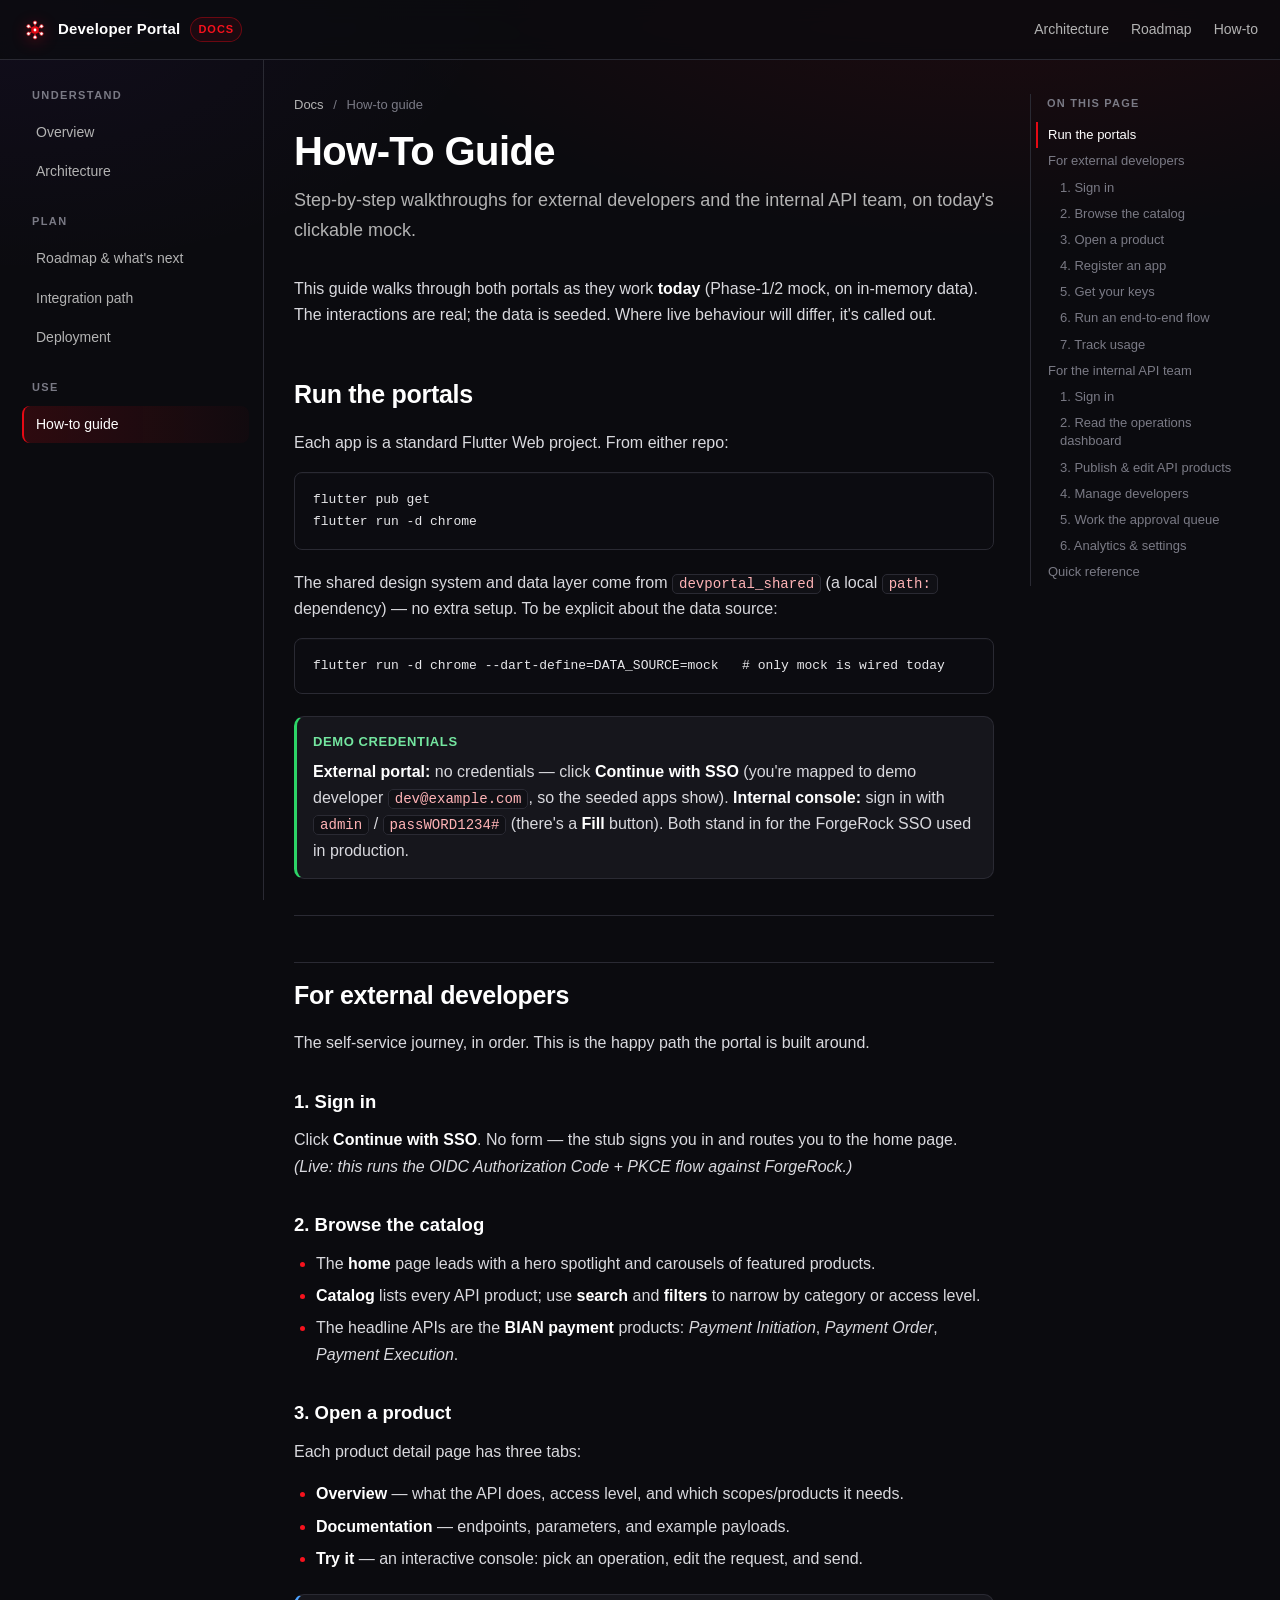
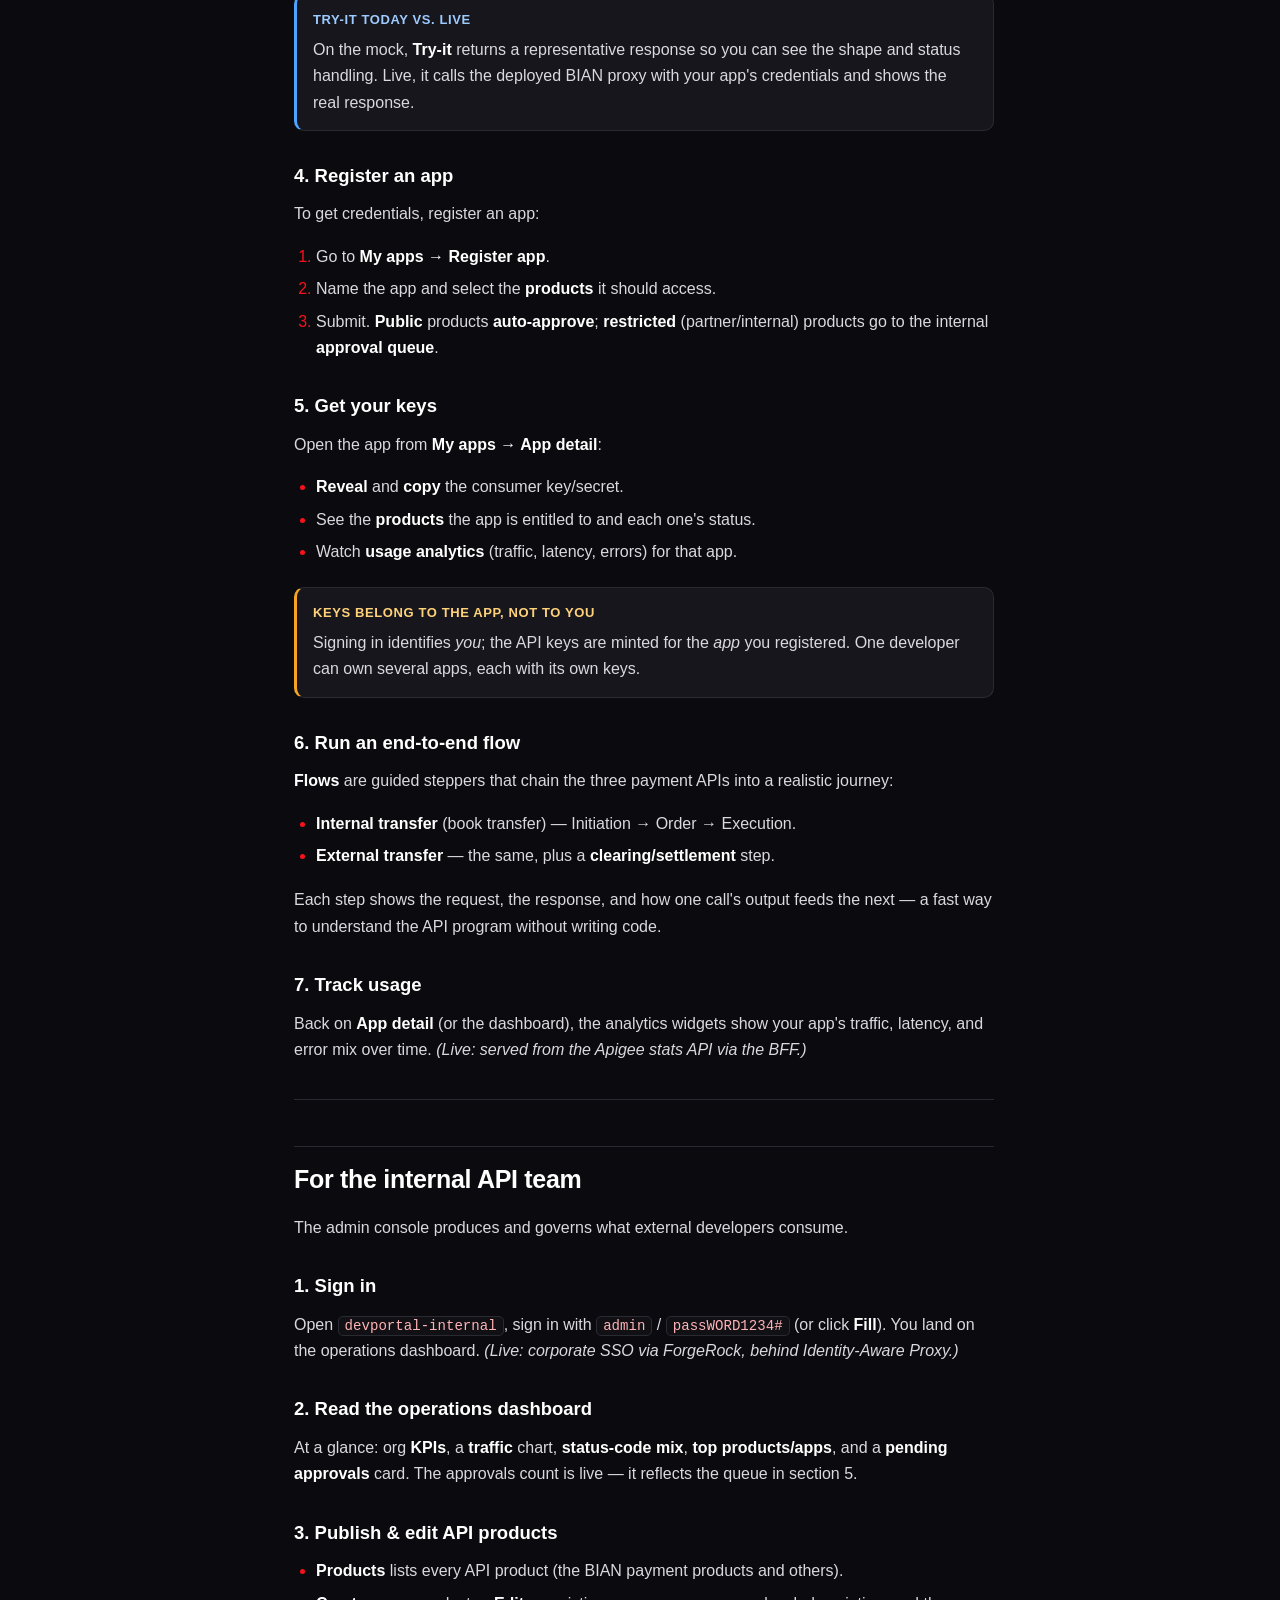
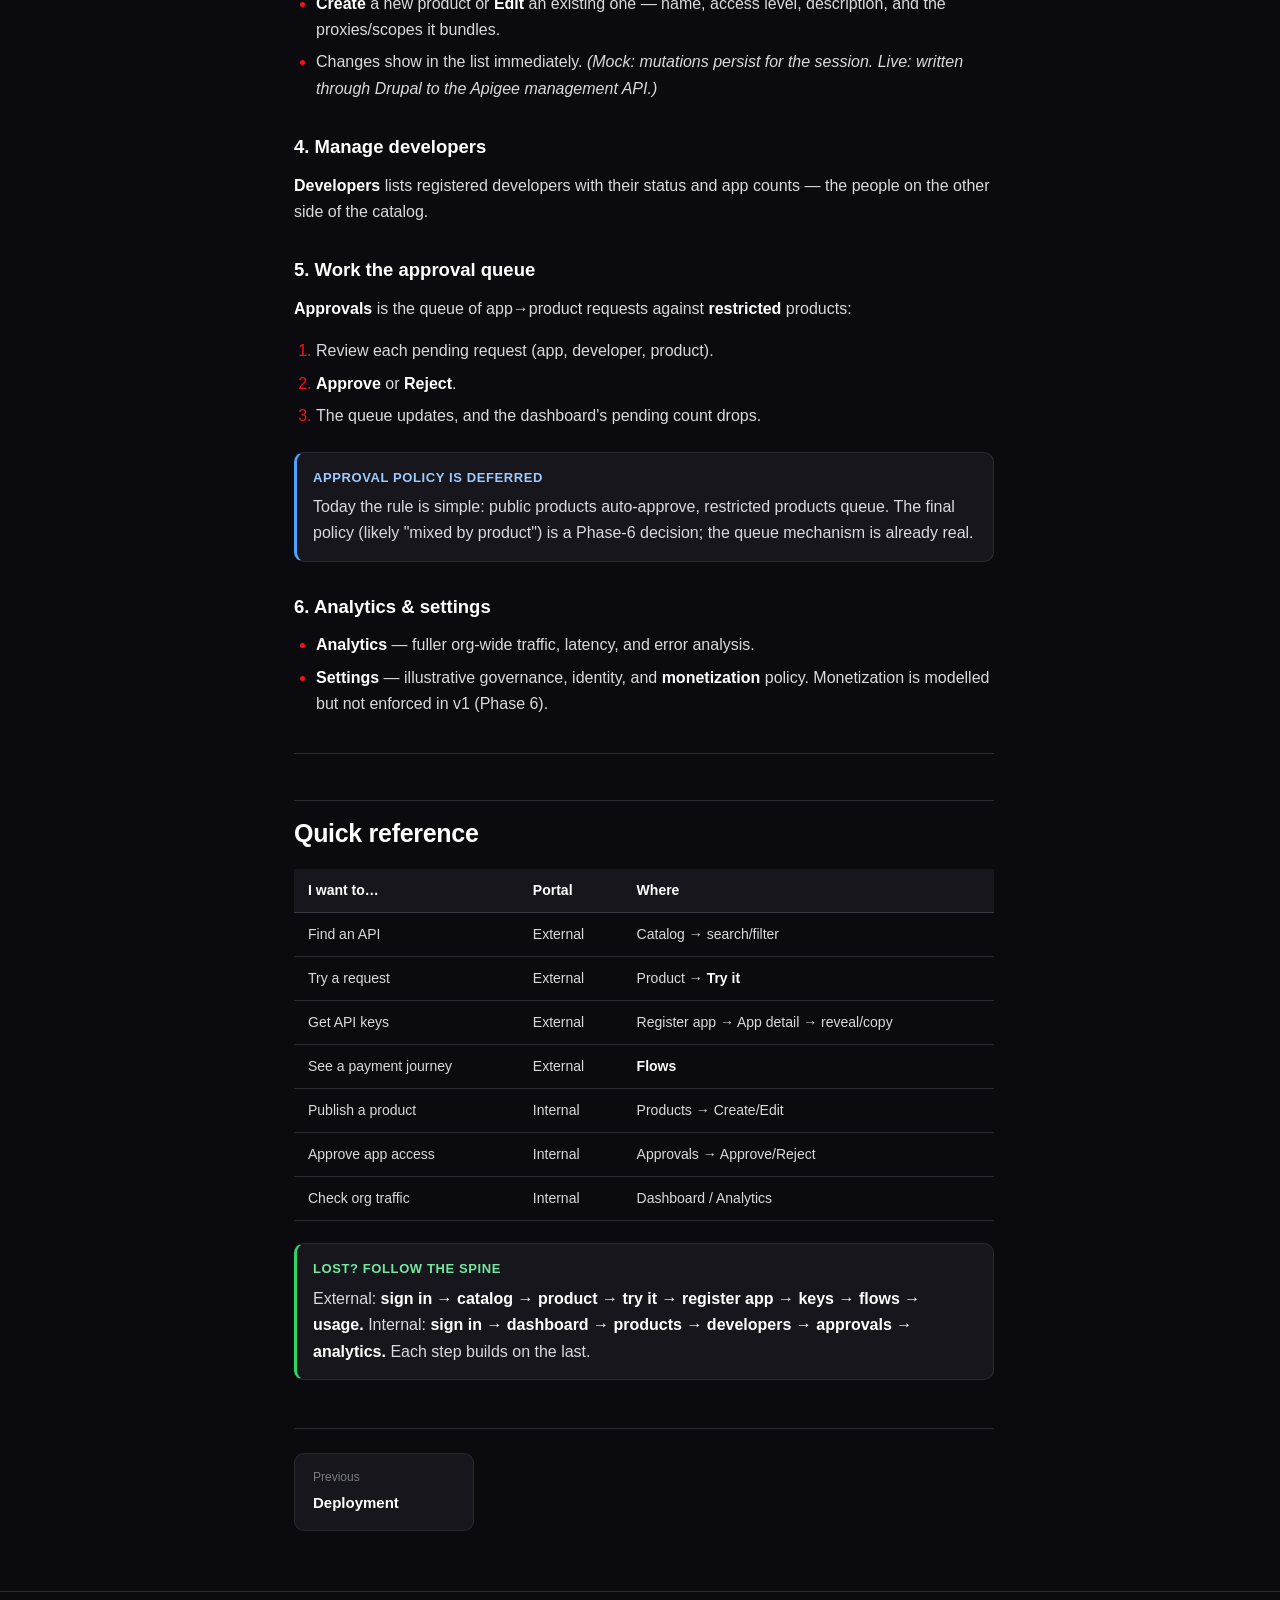
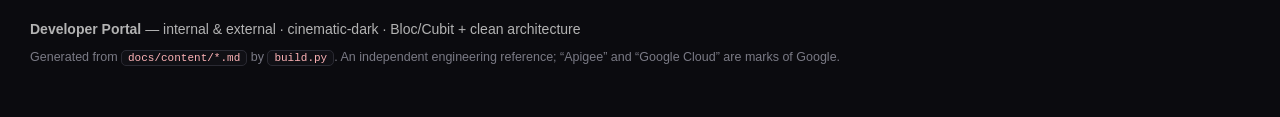
<file: docs/how-to.html>
<!doctype html>
<html lang="en" data-page="how-to">
<head>
<meta charset="utf-8">
<meta name="viewport" content="width=device-width, initial-scale=1">
<meta name="description" content="Step-by-step walkthroughs for external developers and the internal API team, on today's clickable mock.">
<meta name="theme-color" content="#0B0B0F">
<title>How-To Guide · Developer Portal Docs</title>
<link rel="icon" type="image/svg+xml" href="assets/favicon.svg">
<link rel="stylesheet" href="assets/style.css">
</head>
<body>
<a class="skip-link" href="#doc">Skip to content</a>
<header class="topbar">
  <button class="nav-toggle" aria-label="Toggle navigation" aria-expanded="false">
    <span></span><span></span><span></span>
  </button>
  <a class="brand" href="index.html">
<svg class="brand-mark" viewBox="0 0 64 64" width="26" height="26" aria-hidden="true">
  <g stroke="#FF3640" stroke-width="3" stroke-linecap="round">
    <line x1="32" y1="32" x2="32" y2="14"/><line x1="32" y1="32" x2="48" y2="23"/>
    <line x1="32" y1="32" x2="48" y2="41"/><line x1="32" y1="32" x2="32" y2="50"/>
    <line x1="32" y1="32" x2="16" y2="41"/><line x1="32" y1="32" x2="16" y2="23"/>
  </g>
  <g fill="#fff" stroke="#E50914" stroke-width="1.7">
    <circle cx="32" cy="14" r="4.3"/><circle cx="48" cy="23" r="4.3"/>
    <circle cx="48" cy="41" r="4.3"/><circle cx="32" cy="50" r="4.3"/>
    <circle cx="16" cy="41" r="4.3"/><circle cx="16" cy="23" r="4.3"/>
  </g>
  <circle cx="32" cy="32" r="10" fill="#E50914" stroke="#08080B"/>
  <circle cx="32" cy="32" r="3.4" fill="#fff"/>
</svg><span class="brand-name">Developer&nbsp;Portal</span><span class="brand-badge">Docs</span></a>
  <nav class="top-links" aria-label="Related">
    <a href="architecture.html">Architecture</a>
    <a href="roadmap.html">Roadmap</a>
    <a href="how-to.html">How-to</a>
  </nav>
</header>
<div class="layout">
  <aside class="sidebar" id="sidebar"><nav class="side-nav" aria-label="Documentation">
<div class="nav-group"><span class="nav-group-label">Understand</span><ul>
<li><a href="index.html">Overview</a></li>
<li><a href="architecture.html">Architecture</a></li>
</ul></div>
<div class="nav-group"><span class="nav-group-label">Plan</span><ul>
<li><a href="roadmap.html">Roadmap & what's next</a></li>
<li><a href="integration.html">Integration path</a></li>
<li><a href="deployment.html">Deployment</a></li>
</ul></div>
<div class="nav-group"><span class="nav-group-label">Use</span><ul>
<li><a href="how-to.html" class="active" aria-current="page">How-to guide</a></li>
</ul></div>
</nav></aside>
  <div class="sidebar-scrim" hidden></div>
  <main class="main">
    <article class="doc" id="doc">
      <div class="crumb"><a href="index.html">Docs</a> <span>/</span> How-to guide</div>
      <header class="doc-head">
        <h1>How-To Guide</h1>
        <p class="lede">Step-by-step walkthroughs for external developers and the internal API team, on today's clickable mock.</p>
      </header>
      <p>This guide walks through both portals as they work <strong>today</strong> (Phase-1/2 mock, on
in-memory data). The interactions are real; the data is seeded. Where live
behaviour will differ, it's called out.</p>
<h2 id="run-the-portals">Run the portals<a class="headerlink" href="#run-the-portals" title="Permanent link">#</a></h2>
<p>Each app is a standard Flutter Web project. From either repo:</p>
<pre><code class="language-bash">flutter pub get
flutter run -d chrome
</code></pre>
<p>The shared design system and data layer come from <code>devportal_shared</code> (a local
<code>path:</code> dependency) — no extra setup. To be explicit about the data source:</p>
<pre><code class="language-bash">flutter run -d chrome --dart-define=DATA_SOURCE=mock   # only mock is wired today
</code></pre>
<div class="admonition tip">
<p class="admonition-title">Demo credentials</p>
<p><strong>External portal:</strong> no credentials — click <strong>Continue with SSO</strong> (you're mapped
to demo developer <code>dev@example.com</code>, so the seeded apps show).
<strong>Internal console:</strong> sign in with <code>admin</code> / <code>passWORD1234#</code> (there's a <strong>Fill</strong>
button). Both stand in for the ForgeRock SSO used in production.</p>
</div>
<hr />
<h2 id="for-external-developers">For external developers<a class="headerlink" href="#for-external-developers" title="Permanent link">#</a></h2>
<p>The self-service journey, in order. This is the happy path the portal is built
around.</p>
<h3 id="1-sign-in">1. Sign in<a class="headerlink" href="#1-sign-in" title="Permanent link">#</a></h3>
<p>Click <strong>Continue with SSO</strong>. No form — the stub signs you in and routes you to the
home page. <em>(Live: this runs the OIDC Authorization Code + PKCE flow against
ForgeRock.)</em></p>
<h3 id="2-browse-the-catalog">2. Browse the catalog<a class="headerlink" href="#2-browse-the-catalog" title="Permanent link">#</a></h3>
<ul>
<li>The <strong>home</strong> page leads with a hero spotlight and carousels of featured products.</li>
<li><strong>Catalog</strong> lists every API product; use <strong>search</strong> and <strong>filters</strong> to narrow by
  category or access level.</li>
<li>The headline APIs are the <strong>BIAN payment</strong> products: <em>Payment Initiation</em>,
  <em>Payment Order</em>, <em>Payment Execution</em>.</li>
</ul>
<h3 id="3-open-a-product">3. Open a product<a class="headerlink" href="#3-open-a-product" title="Permanent link">#</a></h3>
<p>Each product detail page has three tabs:</p>
<ul>
<li><strong>Overview</strong> — what the API does, access level, and which scopes/products it needs.</li>
<li><strong>Documentation</strong> — endpoints, parameters, and example payloads.</li>
<li><strong>Try it</strong> — an interactive console: pick an operation, edit the request, and send.</li>
</ul>
<div class="admonition note">
<p class="admonition-title">Try-it today vs. live</p>
<p>On the mock, <strong>Try-it</strong> returns a representative response so you can see the
shape and status handling. Live, it calls the deployed BIAN proxy with your
app's credentials and shows the real response.</p>
</div>
<h3 id="4-register-an-app">4. Register an app<a class="headerlink" href="#4-register-an-app" title="Permanent link">#</a></h3>
<p>To get credentials, register an app:</p>
<ol>
<li>Go to <strong>My apps → Register app</strong>.</li>
<li>Name the app and select the <strong>products</strong> it should access.</li>
<li>Submit. <strong>Public</strong> products <strong>auto-approve</strong>; <strong>restricted</strong> (partner/internal)
   products go to the internal <strong>approval queue</strong>.</li>
</ol>
<h3 id="5-get-your-keys">5. Get your keys<a class="headerlink" href="#5-get-your-keys" title="Permanent link">#</a></h3>
<p>Open the app from <strong>My apps → App detail</strong>:</p>
<ul>
<li><strong>Reveal</strong> and <strong>copy</strong> the consumer key/secret.</li>
<li>See the <strong>products</strong> the app is entitled to and each one's status.</li>
<li>Watch <strong>usage analytics</strong> (traffic, latency, errors) for that app.</li>
</ul>
<div class="admonition warning">
<p class="admonition-title">Keys belong to the app, not to you</p>
<p>Signing in identifies <em>you</em>; the API keys are minted for the <em>app</em> you
registered. One developer can own several apps, each with its own keys.</p>
</div>
<h3 id="6-run-an-end-to-end-flow">6. Run an end-to-end flow<a class="headerlink" href="#6-run-an-end-to-end-flow" title="Permanent link">#</a></h3>
<p><strong>Flows</strong> are guided steppers that chain the three payment APIs into a realistic
journey:</p>
<ul>
<li><strong>Internal transfer</strong> (book transfer) — Initiation → Order → Execution.</li>
<li><strong>External transfer</strong> — the same, plus a <strong>clearing/settlement</strong> step.</li>
</ul>
<p>Each step shows the request, the response, and how one call's output feeds the next
— a fast way to understand the API program without writing code.</p>
<h3 id="7-track-usage">7. Track usage<a class="headerlink" href="#7-track-usage" title="Permanent link">#</a></h3>
<p>Back on <strong>App detail</strong> (or the dashboard), the analytics widgets show your app's
traffic, latency, and error mix over time. <em>(Live: served from the Apigee stats API
via the BFF.)</em></p>
<hr />
<h2 id="for-the-internal-api-team">For the internal API team<a class="headerlink" href="#for-the-internal-api-team" title="Permanent link">#</a></h2>
<p>The admin console produces and governs what external developers consume.</p>
<h3 id="1-sign-in_1">1. Sign in<a class="headerlink" href="#1-sign-in_1" title="Permanent link">#</a></h3>
<p>Open <code>devportal-internal</code>, sign in with <code>admin</code> / <code>passWORD1234#</code> (or click
<strong>Fill</strong>). You land on the operations dashboard. <em>(Live: corporate SSO via ForgeRock,
behind Identity-Aware Proxy.)</em></p>
<h3 id="2-read-the-operations-dashboard">2. Read the operations dashboard<a class="headerlink" href="#2-read-the-operations-dashboard" title="Permanent link">#</a></h3>
<p>At a glance: org <strong>KPIs</strong>, a <strong>traffic</strong> chart, <strong>status-code mix</strong>, <strong>top
products/apps</strong>, and a <strong>pending approvals</strong> card. The approvals count is live — it
reflects the queue in section 5.</p>
<h3 id="3-publish-edit-api-products">3. Publish &amp; edit API products<a class="headerlink" href="#3-publish-edit-api-products" title="Permanent link">#</a></h3>
<ul>
<li><strong>Products</strong> lists every API product (the BIAN payment products and others).</li>
<li><strong>Create</strong> a new product or <strong>Edit</strong> an existing one — name, access level,
  description, and the proxies/scopes it bundles.</li>
<li>Changes show in the list immediately. <em>(Mock: mutations persist for the session.
  Live: written through Drupal to the Apigee management API.)</em></li>
</ul>
<h3 id="4-manage-developers">4. Manage developers<a class="headerlink" href="#4-manage-developers" title="Permanent link">#</a></h3>
<p><strong>Developers</strong> lists registered developers with their status and app counts — the
people on the other side of the catalog.</p>
<h3 id="5-work-the-approval-queue">5. Work the approval queue<a class="headerlink" href="#5-work-the-approval-queue" title="Permanent link">#</a></h3>
<p><strong>Approvals</strong> is the queue of app→product requests against <strong>restricted</strong> products:</p>
<ol>
<li>Review each pending request (app, developer, product).</li>
<li><strong>Approve</strong> or <strong>Reject</strong>.</li>
<li>The queue updates, and the dashboard's pending count drops.</li>
</ol>
<div class="admonition note">
<p class="admonition-title">Approval policy is deferred</p>
<p>Today the rule is simple: public products auto-approve, restricted products
queue. The final policy (likely "mixed by product") is a Phase-6 decision; the
queue mechanism is already real.</p>
</div>
<h3 id="6-analytics-settings">6. Analytics &amp; settings<a class="headerlink" href="#6-analytics-settings" title="Permanent link">#</a></h3>
<ul>
<li><strong>Analytics</strong> — fuller org-wide traffic, latency, and error analysis.</li>
<li><strong>Settings</strong> — illustrative governance, identity, and <strong>monetization</strong> policy.
  Monetization is modelled but not enforced in v1 (Phase 6).</li>
</ul>
<hr />
<h2 id="quick-reference">Quick reference<a class="headerlink" href="#quick-reference" title="Permanent link">#</a></h2>
<table>
<thead>
<tr>
<th>I want to…</th>
<th>Portal</th>
<th>Where</th>
</tr>
</thead>
<tbody>
<tr>
<td>Find an API</td>
<td>External</td>
<td>Catalog → search/filter</td>
</tr>
<tr>
<td>Try a request</td>
<td>External</td>
<td>Product → <strong>Try it</strong></td>
</tr>
<tr>
<td>Get API keys</td>
<td>External</td>
<td>Register app → App detail → reveal/copy</td>
</tr>
<tr>
<td>See a payment journey</td>
<td>External</td>
<td><strong>Flows</strong></td>
</tr>
<tr>
<td>Publish a product</td>
<td>Internal</td>
<td>Products → Create/Edit</td>
</tr>
<tr>
<td>Approve app access</td>
<td>Internal</td>
<td>Approvals → Approve/Reject</td>
</tr>
<tr>
<td>Check org traffic</td>
<td>Internal</td>
<td>Dashboard / Analytics</td>
</tr>
</tbody>
</table>
<div class="admonition tip">
<p class="admonition-title">Lost? Follow the spine</p>
<p>External: <strong>sign in → catalog → product → try it → register app → keys → flows →
usage.</strong> Internal: <strong>sign in → dashboard → products → developers → approvals →
analytics.</strong> Each step builds on the last.</p>
</div>
      <nav class="pager"><a class="pager-prev" href="deployment.html"><span>Previous</span><strong>Deployment</strong></a></nav>
    </article>
    <aside class="onthispage" aria-label="On this page"><div class="otp-inner"><p class="otp-title">On this page</p><div class="toc">
<ul>
<li><a href="#run-the-portals">Run the portals</a></li>
<li><a href="#for-external-developers">For external developers</a><ul>
<li><a href="#1-sign-in">1. Sign in</a></li>
<li><a href="#2-browse-the-catalog">2. Browse the catalog</a></li>
<li><a href="#3-open-a-product">3. Open a product</a></li>
<li><a href="#4-register-an-app">4. Register an app</a></li>
<li><a href="#5-get-your-keys">5. Get your keys</a></li>
<li><a href="#6-run-an-end-to-end-flow">6. Run an end-to-end flow</a></li>
<li><a href="#7-track-usage">7. Track usage</a></li>
</ul>
</li>
<li><a href="#for-the-internal-api-team">For the internal API team</a><ul>
<li><a href="#1-sign-in_1">1. Sign in</a></li>
<li><a href="#2-read-the-operations-dashboard">2. Read the operations dashboard</a></li>
<li><a href="#3-publish-edit-api-products">3. Publish &amp; edit API products</a></li>
<li><a href="#4-manage-developers">4. Manage developers</a></li>
<li><a href="#5-work-the-approval-queue">5. Work the approval queue</a></li>
<li><a href="#6-analytics-settings">6. Analytics &amp; settings</a></li>
</ul>
</li>
<li><a href="#quick-reference">Quick reference</a></li>
</ul>
</div>
</div></aside>
  </main>
</div>
<footer class="site-foot">
  <div>
    <strong>Developer Portal</strong> — internal &amp; external · cinematic-dark · Bloc/Cubit + clean architecture
  </div>
  <div class="foot-meta">Generated from <code>docs/content/*.md</code> by <code>build.py</code>. An independent engineering reference; “Apigee” and “Google Cloud” are marks of Google.</div>
</footer>
<script src="assets/site.js" defer></script>
</body>
</html>
</file>
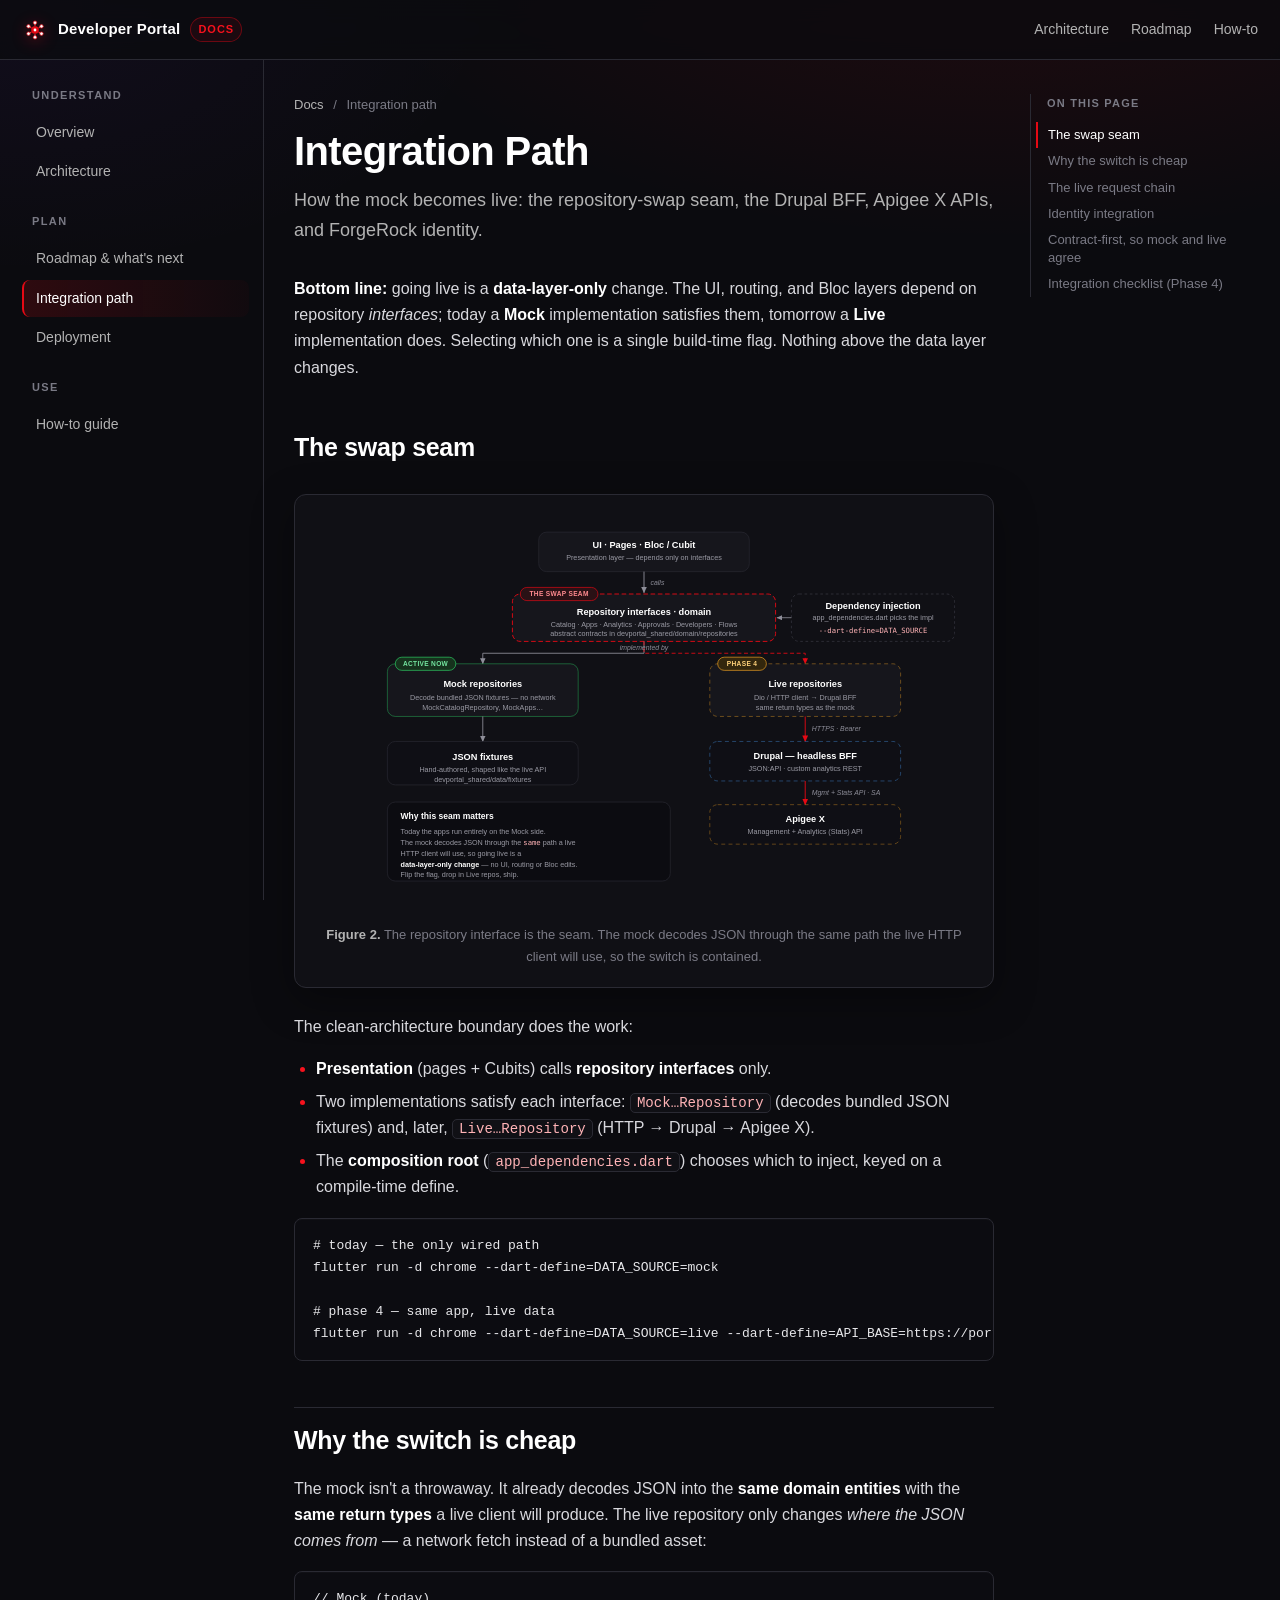
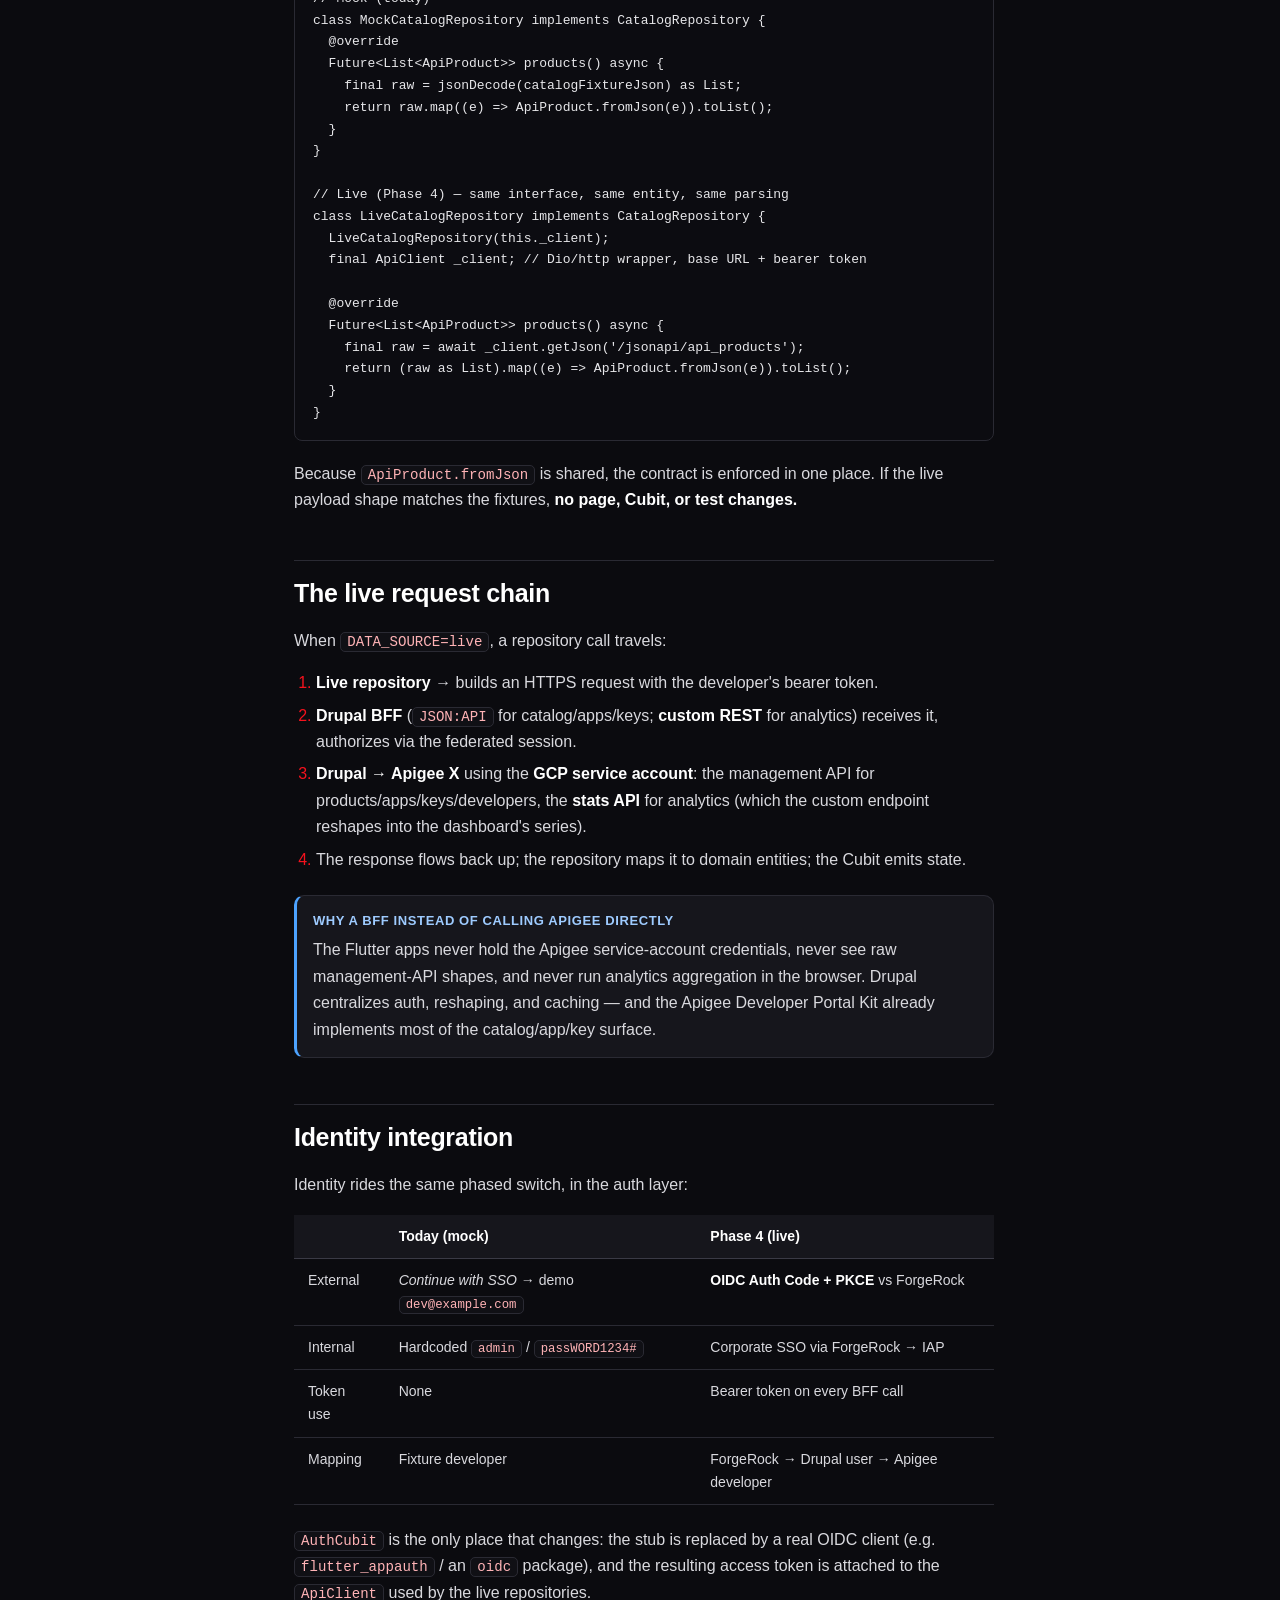
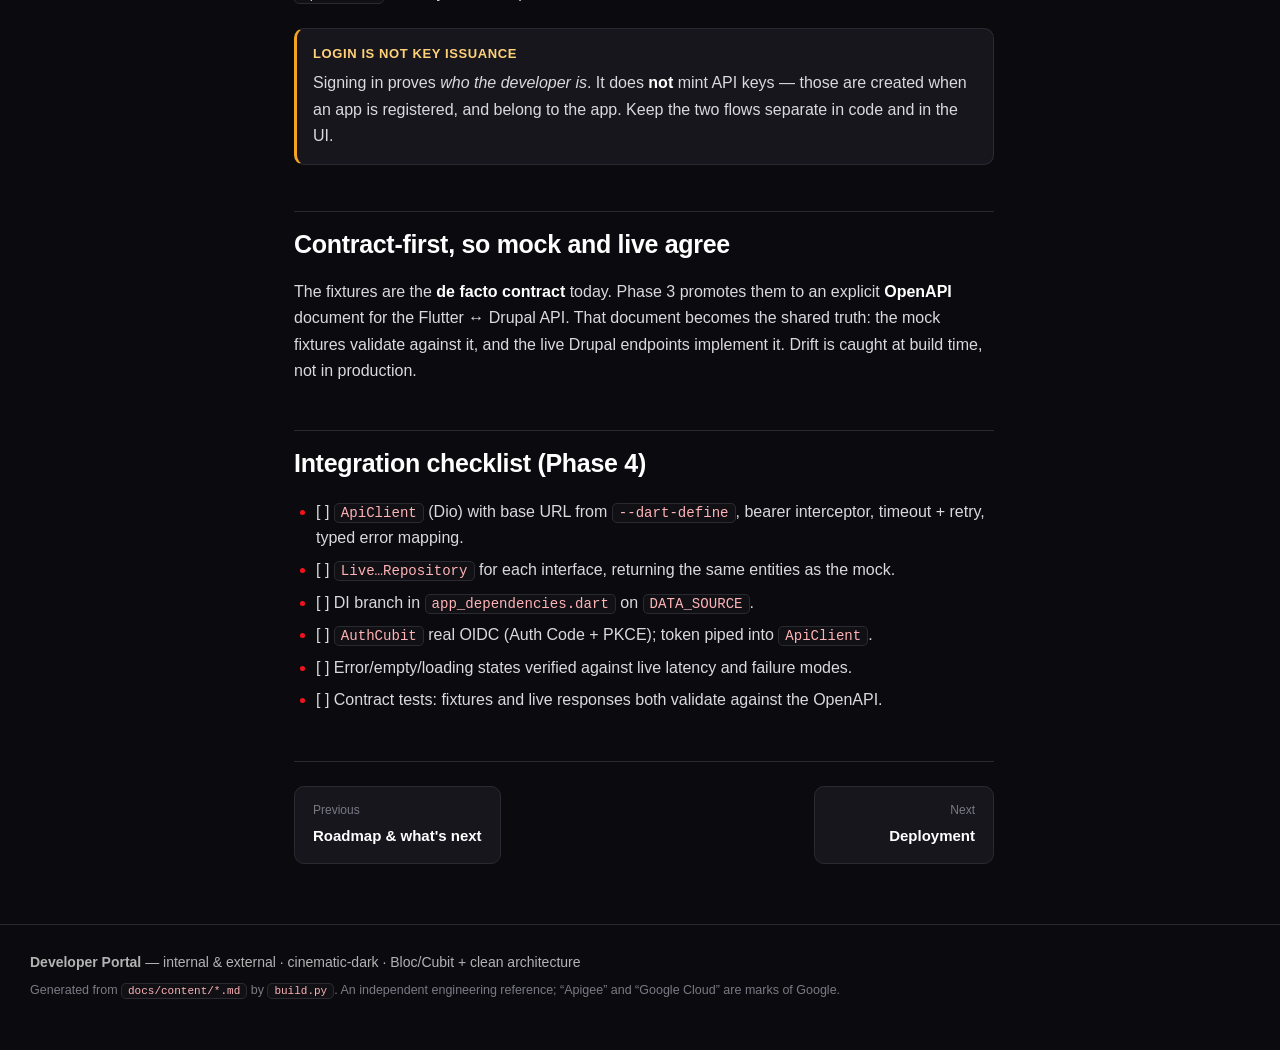
<file: docs/integration.html>
<!doctype html>
<html lang="en" data-page="integration">
<head>
<meta charset="utf-8">
<meta name="viewport" content="width=device-width, initial-scale=1">
<meta name="description" content="How the mock becomes live: the repository-swap seam, the Drupal BFF, Apigee X APIs, and ForgeRock identity.">
<meta name="theme-color" content="#0B0B0F">
<title>Integration Path · Developer Portal Docs</title>
<link rel="icon" type="image/svg+xml" href="assets/favicon.svg">
<link rel="stylesheet" href="assets/style.css">
</head>
<body>
<a class="skip-link" href="#doc">Skip to content</a>
<header class="topbar">
  <button class="nav-toggle" aria-label="Toggle navigation" aria-expanded="false">
    <span></span><span></span><span></span>
  </button>
  <a class="brand" href="index.html">
<svg class="brand-mark" viewBox="0 0 64 64" width="26" height="26" aria-hidden="true">
  <g stroke="#FF3640" stroke-width="3" stroke-linecap="round">
    <line x1="32" y1="32" x2="32" y2="14"/><line x1="32" y1="32" x2="48" y2="23"/>
    <line x1="32" y1="32" x2="48" y2="41"/><line x1="32" y1="32" x2="32" y2="50"/>
    <line x1="32" y1="32" x2="16" y2="41"/><line x1="32" y1="32" x2="16" y2="23"/>
  </g>
  <g fill="#fff" stroke="#E50914" stroke-width="1.7">
    <circle cx="32" cy="14" r="4.3"/><circle cx="48" cy="23" r="4.3"/>
    <circle cx="48" cy="41" r="4.3"/><circle cx="32" cy="50" r="4.3"/>
    <circle cx="16" cy="41" r="4.3"/><circle cx="16" cy="23" r="4.3"/>
  </g>
  <circle cx="32" cy="32" r="10" fill="#E50914" stroke="#08080B"/>
  <circle cx="32" cy="32" r="3.4" fill="#fff"/>
</svg><span class="brand-name">Developer&nbsp;Portal</span><span class="brand-badge">Docs</span></a>
  <nav class="top-links" aria-label="Related">
    <a href="architecture.html">Architecture</a>
    <a href="roadmap.html">Roadmap</a>
    <a href="how-to.html">How-to</a>
  </nav>
</header>
<div class="layout">
  <aside class="sidebar" id="sidebar"><nav class="side-nav" aria-label="Documentation">
<div class="nav-group"><span class="nav-group-label">Understand</span><ul>
<li><a href="index.html">Overview</a></li>
<li><a href="architecture.html">Architecture</a></li>
</ul></div>
<div class="nav-group"><span class="nav-group-label">Plan</span><ul>
<li><a href="roadmap.html">Roadmap & what's next</a></li>
<li><a href="integration.html" class="active" aria-current="page">Integration path</a></li>
<li><a href="deployment.html">Deployment</a></li>
</ul></div>
<div class="nav-group"><span class="nav-group-label">Use</span><ul>
<li><a href="how-to.html">How-to guide</a></li>
</ul></div>
</nav></aside>
  <div class="sidebar-scrim" hidden></div>
  <main class="main">
    <article class="doc" id="doc">
      <div class="crumb"><a href="index.html">Docs</a> <span>/</span> Integration path</div>
      <header class="doc-head">
        <h1>Integration Path</h1>
        <p class="lede">How the mock becomes live: the repository-swap seam, the Drupal BFF, Apigee X APIs, and ForgeRock identity.</p>
      </header>
      <p><strong>Bottom line:</strong> going live is a <strong>data-layer-only</strong> change. The UI, routing, and
Bloc layers depend on repository <em>interfaces</em>; today a <strong>Mock</strong> implementation
satisfies them, tomorrow a <strong>Live</strong> implementation does. Selecting which one is a
single build-time flag. Nothing above the data layer changes.</p>
<h2 id="the-swap-seam">The swap seam<a class="headerlink" href="#the-swap-seam" title="Permanent link">#</a></h2>
<figure class="diagram">
  <img src="assets/diagrams/integration.svg" alt="The repository swap seam: UI and Cubits depend on repository interfaces; a Mock implementation (active now) and a Live implementation (Phase 4) sit behind them, selected by a dependency-injection flag.">
  <figcaption><strong>Figure 2.</strong> The repository interface is the seam. The mock decodes JSON through the same path the live HTTP client will use, so the switch is contained.</figcaption>
</figure>

<p>The clean-architecture boundary does the work:</p>
<ul>
<li><strong>Presentation</strong> (pages + Cubits) calls <strong>repository interfaces</strong> only.</li>
<li>Two implementations satisfy each interface: <code>Mock…Repository</code> (decodes bundled
  JSON fixtures) and, later, <code>Live…Repository</code> (HTTP → Drupal → Apigee X).</li>
<li>The <strong>composition root</strong> (<code>app_dependencies.dart</code>) chooses which to inject, keyed
  on a compile-time define.</li>
</ul>
<pre><code class="language-bash"># today — the only wired path
flutter run -d chrome --dart-define=DATA_SOURCE=mock

# phase 4 — same app, live data
flutter run -d chrome --dart-define=DATA_SOURCE=live --dart-define=API_BASE=https://portal-api.example.com
</code></pre>
<h2 id="why-the-switch-is-cheap">Why the switch is cheap<a class="headerlink" href="#why-the-switch-is-cheap" title="Permanent link">#</a></h2>
<p>The mock isn't a throwaway. It already decodes JSON into the <strong>same domain
entities</strong> with the <strong>same return types</strong> a live client will produce. The live
repository only changes <em>where the JSON comes from</em> — a network fetch instead of a
bundled asset:</p>
<pre><code class="language-dart">// Mock (today)
class MockCatalogRepository implements CatalogRepository {
  @override
  Future&lt;List&lt;ApiProduct&gt;&gt; products() async {
    final raw = jsonDecode(catalogFixtureJson) as List;
    return raw.map((e) =&gt; ApiProduct.fromJson(e)).toList();
  }
}

// Live (Phase 4) — same interface, same entity, same parsing
class LiveCatalogRepository implements CatalogRepository {
  LiveCatalogRepository(this._client);
  final ApiClient _client; // Dio/http wrapper, base URL + bearer token

  @override
  Future&lt;List&lt;ApiProduct&gt;&gt; products() async {
    final raw = await _client.getJson('/jsonapi/api_products');
    return (raw as List).map((e) =&gt; ApiProduct.fromJson(e)).toList();
  }
}
</code></pre>
<p>Because <code>ApiProduct.fromJson</code> is shared, the contract is enforced in one place. If
the live payload shape matches the fixtures, <strong>no page, Cubit, or test changes.</strong></p>
<h2 id="the-live-request-chain">The live request chain<a class="headerlink" href="#the-live-request-chain" title="Permanent link">#</a></h2>
<p>When <code>DATA_SOURCE=live</code>, a repository call travels:</p>
<ol>
<li><strong>Live repository</strong> → builds an HTTPS request with the developer's bearer token.</li>
<li><strong>Drupal BFF</strong> (<code>JSON:API</code> for catalog/apps/keys; <strong>custom REST</strong> for analytics)
   receives it, authorizes via the federated session.</li>
<li><strong>Drupal → Apigee X</strong> using the <strong>GCP service account</strong>: the management API for
   products/apps/keys/developers, the <strong>stats API</strong> for analytics (which the custom
   endpoint reshapes into the dashboard's series).</li>
<li>The response flows back up; the repository maps it to domain entities; the Cubit
   emits state.</li>
</ol>
<div class="admonition note">
<p class="admonition-title">Why a BFF instead of calling Apigee directly</p>
<p>The Flutter apps never hold the Apigee service-account credentials, never see
raw management-API shapes, and never run analytics aggregation in the browser.
Drupal centralizes auth, reshaping, and caching — and the Apigee Developer
Portal Kit already implements most of the catalog/app/key surface.</p>
</div>
<h2 id="identity-integration">Identity integration<a class="headerlink" href="#identity-integration" title="Permanent link">#</a></h2>
<p>Identity rides the same phased switch, in the auth layer:</p>
<table>
<thead>
<tr>
<th></th>
<th>Today (mock)</th>
<th>Phase 4 (live)</th>
</tr>
</thead>
<tbody>
<tr>
<td>External</td>
<td><em>Continue with SSO</em> → demo <code>dev@example.com</code></td>
<td><strong>OIDC Auth Code + PKCE</strong> vs ForgeRock</td>
</tr>
<tr>
<td>Internal</td>
<td>Hardcoded <code>admin</code> / <code>passWORD1234#</code></td>
<td>Corporate SSO via ForgeRock → IAP</td>
</tr>
<tr>
<td>Token use</td>
<td>None</td>
<td>Bearer token on every BFF call</td>
</tr>
<tr>
<td>Mapping</td>
<td>Fixture developer</td>
<td>ForgeRock → Drupal user → Apigee developer</td>
</tr>
</tbody>
</table>
<p><code>AuthCubit</code> is the only place that changes: the stub is replaced by a real OIDC
client (e.g. <code>flutter_appauth</code> / an <code>oidc</code> package), and the resulting access token
is attached to the <code>ApiClient</code> used by the live repositories.</p>
<div class="admonition warning">
<p class="admonition-title">Login is not key issuance</p>
<p>Signing in proves <em>who the developer is</em>. It does <strong>not</strong> mint API keys —
those are created when an app is registered, and belong to the app. Keep the
two flows separate in code and in the UI.</p>
</div>
<h2 id="contract-first-so-mock-and-live-agree">Contract-first, so mock and live agree<a class="headerlink" href="#contract-first-so-mock-and-live-agree" title="Permanent link">#</a></h2>
<p>The fixtures are the <strong>de facto contract</strong> today. Phase 3 promotes them to an
explicit <strong>OpenAPI</strong> document for the Flutter ↔ Drupal API. That document becomes
the shared truth: the mock fixtures validate against it, and the live Drupal
endpoints implement it. Drift is caught at build time, not in production.</p>
<h2 id="integration-checklist-phase-4">Integration checklist (Phase 4)<a class="headerlink" href="#integration-checklist-phase-4" title="Permanent link">#</a></h2>
<ul>
<li>[ ] <code>ApiClient</code> (Dio) with base URL from <code>--dart-define</code>, bearer interceptor,
      timeout + retry, typed error mapping.</li>
<li>[ ] <code>Live…Repository</code> for each interface, returning the same entities as the mock.</li>
<li>[ ] DI branch in <code>app_dependencies.dart</code> on <code>DATA_SOURCE</code>.</li>
<li>[ ] <code>AuthCubit</code> real OIDC (Auth Code + PKCE); token piped into <code>ApiClient</code>.</li>
<li>[ ] Error/empty/loading states verified against live latency and failure modes.</li>
<li>[ ] Contract tests: fixtures and live responses both validate against the OpenAPI.</li>
</ul>
      <nav class="pager"><a class="pager-prev" href="roadmap.html"><span>Previous</span><strong>Roadmap & what's next</strong></a><a class="pager-next" href="deployment.html"><span>Next</span><strong>Deployment</strong></a></nav>
    </article>
    <aside class="onthispage" aria-label="On this page"><div class="otp-inner"><p class="otp-title">On this page</p><div class="toc">
<ul>
<li><a href="#the-swap-seam">The swap seam</a></li>
<li><a href="#why-the-switch-is-cheap">Why the switch is cheap</a></li>
<li><a href="#the-live-request-chain">The live request chain</a></li>
<li><a href="#identity-integration">Identity integration</a></li>
<li><a href="#contract-first-so-mock-and-live-agree">Contract-first, so mock and live agree</a></li>
<li><a href="#integration-checklist-phase-4">Integration checklist (Phase 4)</a></li>
</ul>
</div>
</div></aside>
  </main>
</div>
<footer class="site-foot">
  <div>
    <strong>Developer Portal</strong> — internal &amp; external · cinematic-dark · Bloc/Cubit + clean architecture
  </div>
  <div class="foot-meta">Generated from <code>docs/content/*.md</code> by <code>build.py</code>. An independent engineering reference; “Apigee” and “Google Cloud” are marks of Google.</div>
</footer>
<script src="assets/site.js" defer></script>
</body>
</html>
</file>
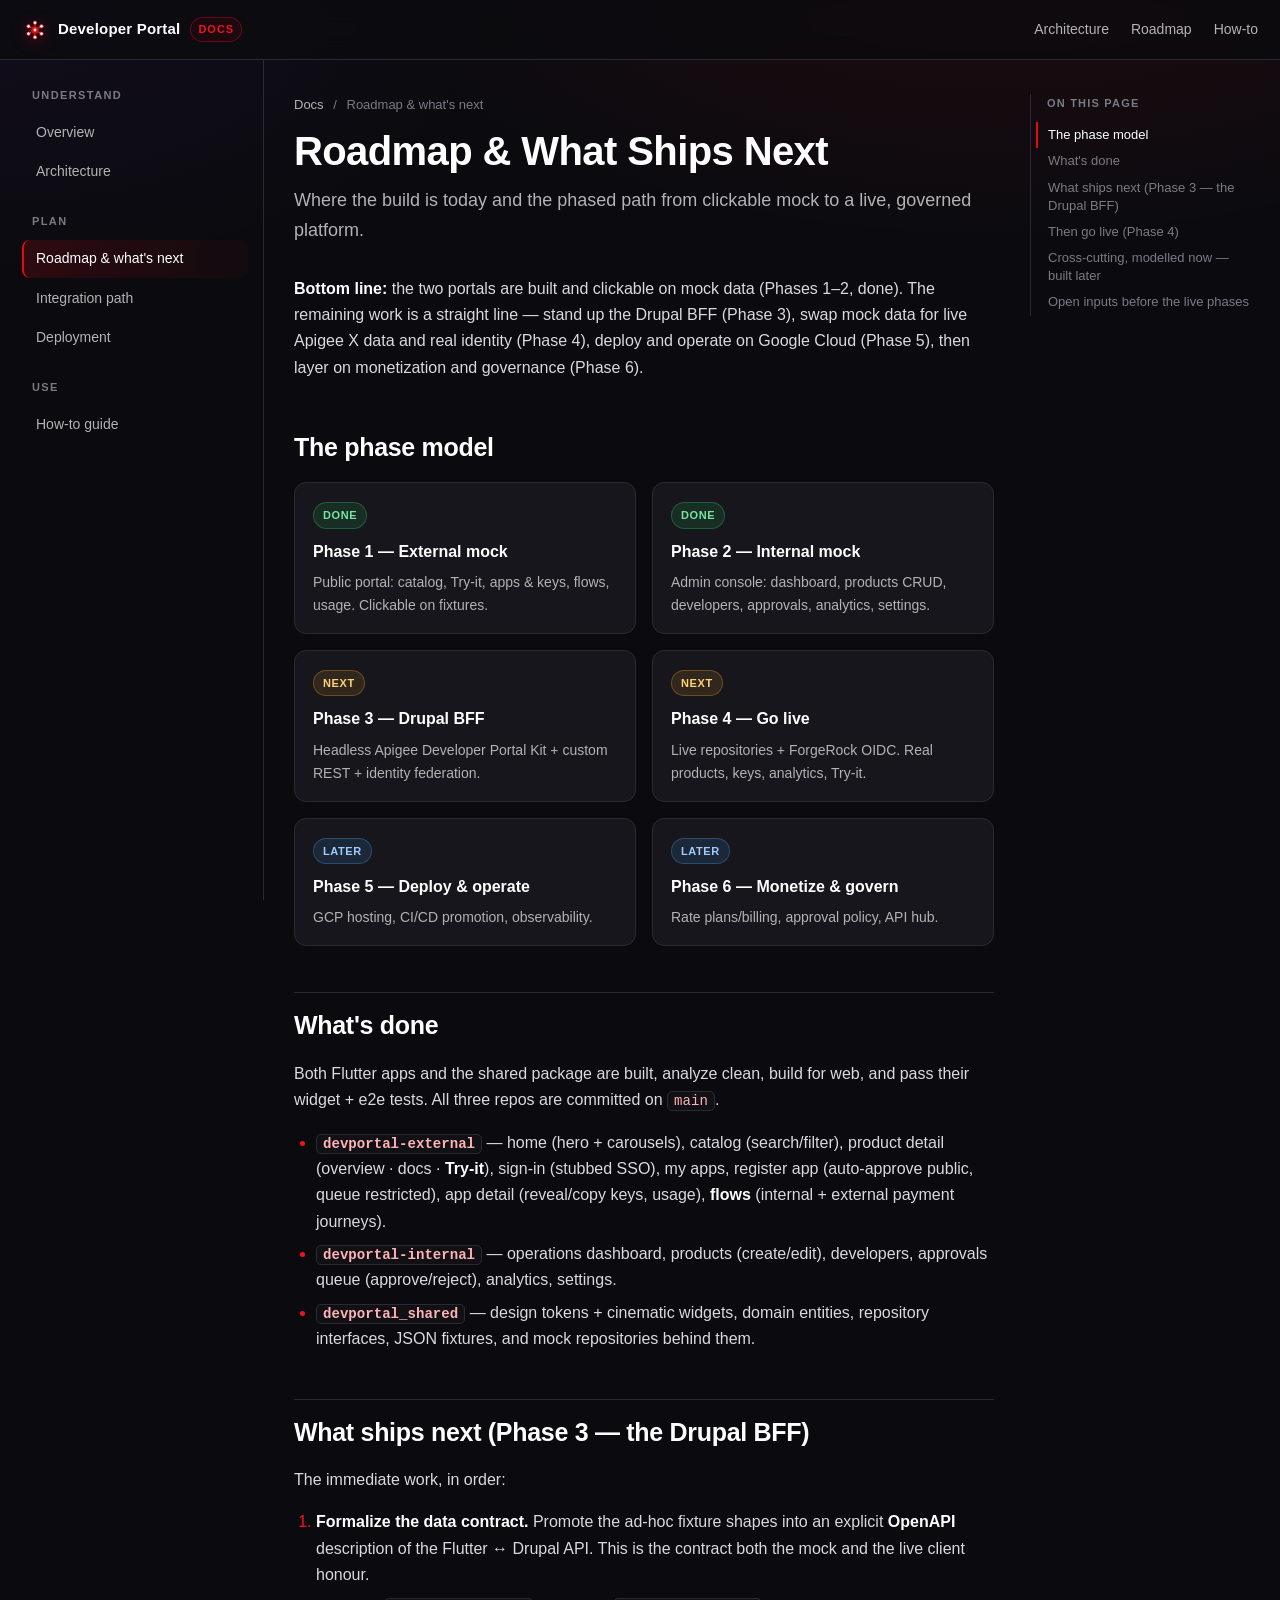
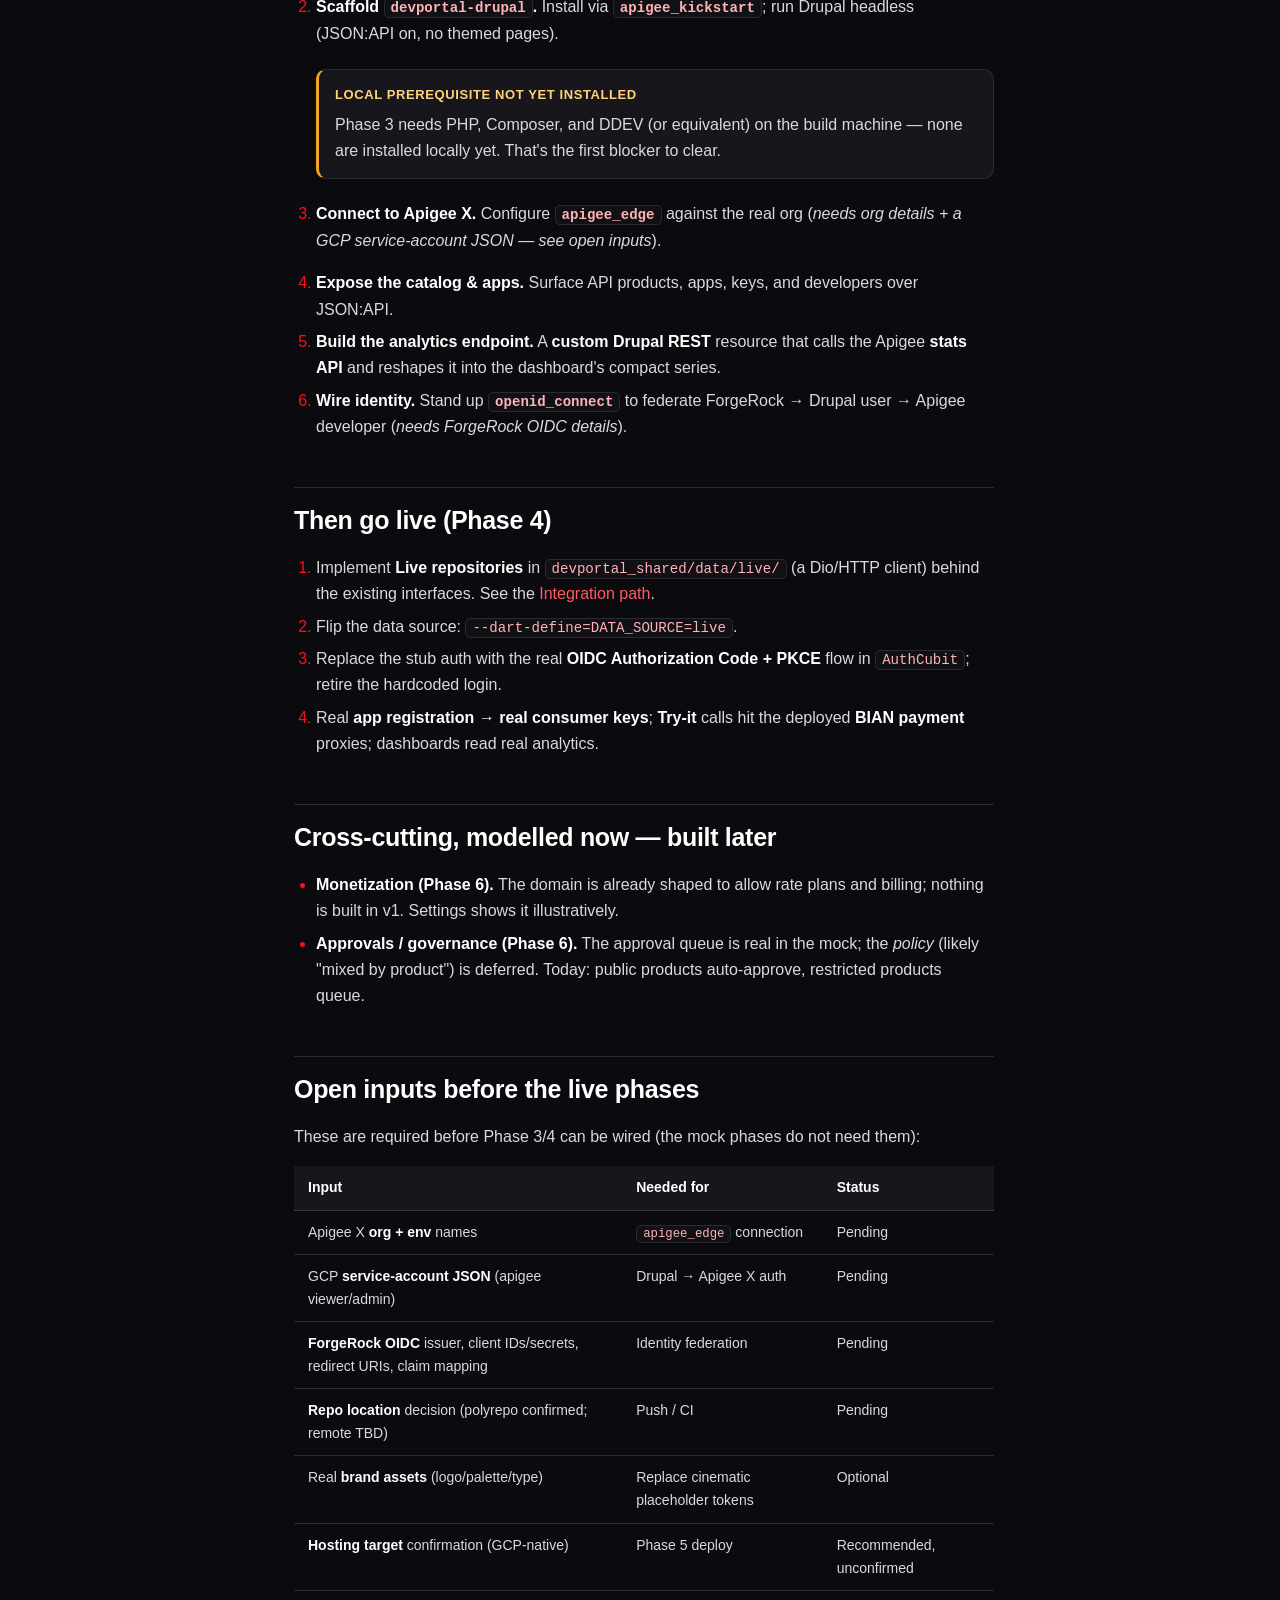
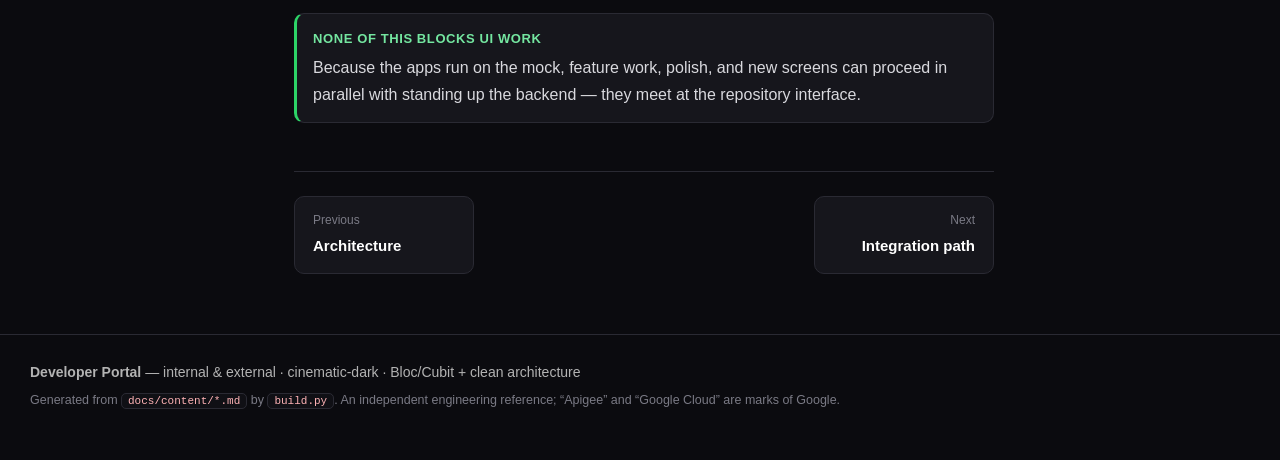
<file: docs/roadmap.html>
<!doctype html>
<html lang="en" data-page="roadmap">
<head>
<meta charset="utf-8">
<meta name="viewport" content="width=device-width, initial-scale=1">
<meta name="description" content="Where the build is today and the phased path from clickable mock to a live, governed platform.">
<meta name="theme-color" content="#0B0B0F">
<title>Roadmap & What Ships Next · Developer Portal Docs</title>
<link rel="icon" type="image/svg+xml" href="assets/favicon.svg">
<link rel="stylesheet" href="assets/style.css">
</head>
<body>
<a class="skip-link" href="#doc">Skip to content</a>
<header class="topbar">
  <button class="nav-toggle" aria-label="Toggle navigation" aria-expanded="false">
    <span></span><span></span><span></span>
  </button>
  <a class="brand" href="index.html">
<svg class="brand-mark" viewBox="0 0 64 64" width="26" height="26" aria-hidden="true">
  <g stroke="#FF3640" stroke-width="3" stroke-linecap="round">
    <line x1="32" y1="32" x2="32" y2="14"/><line x1="32" y1="32" x2="48" y2="23"/>
    <line x1="32" y1="32" x2="48" y2="41"/><line x1="32" y1="32" x2="32" y2="50"/>
    <line x1="32" y1="32" x2="16" y2="41"/><line x1="32" y1="32" x2="16" y2="23"/>
  </g>
  <g fill="#fff" stroke="#E50914" stroke-width="1.7">
    <circle cx="32" cy="14" r="4.3"/><circle cx="48" cy="23" r="4.3"/>
    <circle cx="48" cy="41" r="4.3"/><circle cx="32" cy="50" r="4.3"/>
    <circle cx="16" cy="41" r="4.3"/><circle cx="16" cy="23" r="4.3"/>
  </g>
  <circle cx="32" cy="32" r="10" fill="#E50914" stroke="#08080B"/>
  <circle cx="32" cy="32" r="3.4" fill="#fff"/>
</svg><span class="brand-name">Developer&nbsp;Portal</span><span class="brand-badge">Docs</span></a>
  <nav class="top-links" aria-label="Related">
    <a href="architecture.html">Architecture</a>
    <a href="roadmap.html">Roadmap</a>
    <a href="how-to.html">How-to</a>
  </nav>
</header>
<div class="layout">
  <aside class="sidebar" id="sidebar"><nav class="side-nav" aria-label="Documentation">
<div class="nav-group"><span class="nav-group-label">Understand</span><ul>
<li><a href="index.html">Overview</a></li>
<li><a href="architecture.html">Architecture</a></li>
</ul></div>
<div class="nav-group"><span class="nav-group-label">Plan</span><ul>
<li><a href="roadmap.html" class="active" aria-current="page">Roadmap & what's next</a></li>
<li><a href="integration.html">Integration path</a></li>
<li><a href="deployment.html">Deployment</a></li>
</ul></div>
<div class="nav-group"><span class="nav-group-label">Use</span><ul>
<li><a href="how-to.html">How-to guide</a></li>
</ul></div>
</nav></aside>
  <div class="sidebar-scrim" hidden></div>
  <main class="main">
    <article class="doc" id="doc">
      <div class="crumb"><a href="index.html">Docs</a> <span>/</span> Roadmap & what's next</div>
      <header class="doc-head">
        <h1>Roadmap & What Ships Next</h1>
        <p class="lede">Where the build is today and the phased path from clickable mock to a live, governed platform.</p>
      </header>
      <p><strong>Bottom line:</strong> the two portals are built and clickable on mock data (Phases 1–2,
done). The remaining work is a straight line — stand up the Drupal BFF (Phase 3),
swap mock data for live Apigee X data and real identity (Phase 4), deploy and
operate on Google Cloud (Phase 5), then layer on monetization and governance
(Phase 6).</p>
<h2 id="the-phase-model">The phase model<a class="headerlink" href="#the-phase-model" title="Permanent link">#</a></h2>
<div class="cards">
  <div class="card"><span class="tag now">Done</span><h3>Phase 1 — External mock</h3><p>Public portal: catalog, Try-it, apps &amp; keys, flows, usage. Clickable on fixtures.</p></div>
  <div class="card"><span class="tag now">Done</span><h3>Phase 2 — Internal mock</h3><p>Admin console: dashboard, products CRUD, developers, approvals, analytics, settings.</p></div>
  <div class="card"><span class="tag next">Next</span><h3>Phase 3 — Drupal BFF</h3><p>Headless Apigee Developer Portal Kit + custom REST + identity federation.</p></div>
  <div class="card"><span class="tag next">Next</span><h3>Phase 4 — Go live</h3><p>Live repositories + ForgeRock OIDC. Real products, keys, analytics, Try-it.</p></div>
  <div class="card"><span class="tag later">Later</span><h3>Phase 5 — Deploy &amp; operate</h3><p>GCP hosting, CI/CD promotion, observability.</p></div>
  <div class="card"><span class="tag later">Later</span><h3>Phase 6 — Monetize &amp; govern</h3><p>Rate plans/billing, approval policy, API hub.</p></div>
</div>

<h2 id="whats-done">What's done<a class="headerlink" href="#whats-done" title="Permanent link">#</a></h2>
<p>Both Flutter apps and the shared package are built, analyze clean, build for web,
and pass their widget + e2e tests. All three repos are committed on <code>main</code>.</p>
<ul>
<li><strong><code>devportal-external</code></strong> — home (hero + carousels), catalog (search/filter),
  product detail (overview · docs · <strong>Try-it</strong>), sign-in (stubbed SSO), my apps,
  register app (auto-approve public, queue restricted), app detail (reveal/copy
  keys, usage), <strong>flows</strong> (internal + external payment journeys).</li>
<li><strong><code>devportal-internal</code></strong> — operations dashboard, products (create/edit),
  developers, approvals queue (approve/reject), analytics, settings.</li>
<li><strong><code>devportal_shared</code></strong> — design tokens + cinematic widgets, domain entities,
  repository interfaces, JSON fixtures, and mock repositories behind them.</li>
</ul>
<h2 id="what-ships-next-phase-3-the-drupal-bff">What ships next (Phase 3 — the Drupal BFF)<a class="headerlink" href="#what-ships-next-phase-3-the-drupal-bff" title="Permanent link">#</a></h2>
<p>The immediate work, in order:</p>
<ol>
<li><strong>Formalize the data contract.</strong> Promote the ad-hoc fixture shapes into an
   explicit <strong>OpenAPI</strong> description of the Flutter ↔ Drupal API. This is the
   contract both the mock and the live client honour.</li>
<li>
<p><strong>Scaffold <code>devportal-drupal</code>.</strong> Install via <strong><code>apigee_kickstart</code></strong>; run Drupal
   headless (JSON:API on, no themed pages).</p>
<div class="admonition warning">
<p class="admonition-title">Local prerequisite not yet installed</p>
<p>Phase 3 needs PHP, Composer, and DDEV (or equivalent) on the build machine
— none are installed locally yet. That's the first blocker to clear.</p>
</div>
</li>
<li>
<p><strong>Connect to Apigee X.</strong> Configure <strong><code>apigee_edge</code></strong> against the real org
   (<em>needs org details + a GCP service-account JSON — see open inputs</em>).</p>
</li>
<li><strong>Expose the catalog &amp; apps.</strong> Surface API products, apps, keys, and developers
   over JSON:API.</li>
<li><strong>Build the analytics endpoint.</strong> A <strong>custom Drupal REST</strong> resource that calls
   the Apigee <strong>stats API</strong> and reshapes it into the dashboard's compact series.</li>
<li><strong>Wire identity.</strong> Stand up <strong><code>openid_connect</code></strong> to federate ForgeRock → Drupal
   user → Apigee developer (<em>needs ForgeRock OIDC details</em>).</li>
</ol>
<h2 id="then-go-live-phase-4">Then go live (Phase 4)<a class="headerlink" href="#then-go-live-phase-4" title="Permanent link">#</a></h2>
<ol>
<li>Implement <strong>Live repositories</strong> in <code>devportal_shared/data/live/</code> (a Dio/HTTP
   client) behind the existing interfaces. See the <a href="integration.html">Integration path</a>.</li>
<li>Flip the data source: <code>--dart-define=DATA_SOURCE=live</code>.</li>
<li>Replace the stub auth with the real <strong>OIDC Authorization Code + PKCE</strong> flow in
   <code>AuthCubit</code>; retire the hardcoded login.</li>
<li>Real <strong>app registration → real consumer keys</strong>; <strong>Try-it</strong> calls hit the
   deployed <strong>BIAN payment</strong> proxies; dashboards read real analytics.</li>
</ol>
<h2 id="cross-cutting-modelled-now-built-later">Cross-cutting, modelled now — built later<a class="headerlink" href="#cross-cutting-modelled-now-built-later" title="Permanent link">#</a></h2>
<ul>
<li><strong>Monetization (Phase 6).</strong> The domain is already shaped to allow rate plans and
  billing; nothing is built in v1. Settings shows it illustratively.</li>
<li><strong>Approvals / governance (Phase 6).</strong> The approval queue is real in the mock;
  the <em>policy</em> (likely "mixed by product") is deferred. Today: public products
  auto-approve, restricted products queue.</li>
</ul>
<h2 id="open-inputs-before-the-live-phases">Open inputs before the live phases<a class="headerlink" href="#open-inputs-before-the-live-phases" title="Permanent link">#</a></h2>
<p>These are required before Phase 3/4 can be wired (the mock phases do not need them):</p>
<table>
<thead>
<tr>
<th>Input</th>
<th>Needed for</th>
<th>Status</th>
</tr>
</thead>
<tbody>
<tr>
<td>Apigee X <strong>org + env</strong> names</td>
<td><code>apigee_edge</code> connection</td>
<td>Pending</td>
</tr>
<tr>
<td>GCP <strong>service-account JSON</strong> (apigee viewer/admin)</td>
<td>Drupal → Apigee X auth</td>
<td>Pending</td>
</tr>
<tr>
<td><strong>ForgeRock OIDC</strong> issuer, client IDs/secrets, redirect URIs, claim mapping</td>
<td>Identity federation</td>
<td>Pending</td>
</tr>
<tr>
<td><strong>Repo location</strong> decision (polyrepo confirmed; remote TBD)</td>
<td>Push / CI</td>
<td>Pending</td>
</tr>
<tr>
<td>Real <strong>brand assets</strong> (logo/palette/type)</td>
<td>Replace cinematic placeholder tokens</td>
<td>Optional</td>
</tr>
<tr>
<td><strong>Hosting target</strong> confirmation (GCP-native)</td>
<td>Phase 5 deploy</td>
<td>Recommended, unconfirmed</td>
</tr>
</tbody>
</table>
<div class="admonition tip">
<p class="admonition-title">None of this blocks UI work</p>
<p>Because the apps run on the mock, feature work, polish, and new screens can
proceed in parallel with standing up the backend — they meet at the repository
interface.</p>
</div>
      <nav class="pager"><a class="pager-prev" href="architecture.html"><span>Previous</span><strong>Architecture</strong></a><a class="pager-next" href="integration.html"><span>Next</span><strong>Integration path</strong></a></nav>
    </article>
    <aside class="onthispage" aria-label="On this page"><div class="otp-inner"><p class="otp-title">On this page</p><div class="toc">
<ul>
<li><a href="#the-phase-model">The phase model</a></li>
<li><a href="#whats-done">What's done</a></li>
<li><a href="#what-ships-next-phase-3-the-drupal-bff">What ships next (Phase 3 — the Drupal BFF)</a></li>
<li><a href="#then-go-live-phase-4">Then go live (Phase 4)</a></li>
<li><a href="#cross-cutting-modelled-now-built-later">Cross-cutting, modelled now — built later</a></li>
<li><a href="#open-inputs-before-the-live-phases">Open inputs before the live phases</a></li>
</ul>
</div>
</div></aside>
  </main>
</div>
<footer class="site-foot">
  <div>
    <strong>Developer Portal</strong> — internal &amp; external · cinematic-dark · Bloc/Cubit + clean architecture
  </div>
  <div class="foot-meta">Generated from <code>docs/content/*.md</code> by <code>build.py</code>. An independent engineering reference; “Apigee” and “Google Cloud” are marks of Google.</div>
</footer>
<script src="assets/site.js" defer></script>
</body>
</html>
</file>
<file: docs/assets/style.css>
/* Developer Portal — documentation theme (cinematic dark).
   Mirrors the app design tokens in devportal_shared/lib/src/theme/tokens.dart. */

:root {
  --canvas: #0B0B0F;
  --canvas-alt: #101015;
  --surface: #16161C;
  --surface-2: #1F1F27;
  --surface-hover: #26262F;
  --line: #2A2A33;
  --line-strong: #3A3A45;

  --accent: #E50914;
  --accent-soft: #F6121D;
  --accent-dim: #8E1116;

  --text-hi: #FFFFFF;
  --text-mid: #D9D9DE;
  --text-lo: #B3B3B3;
  --text-faint: #7A7A85;

  --success: #2DD467;
  --warn: #F5A524;
  --info: #4DA3FF;
  --violet: #7B2FF7;
  --teal: #0FB5BA;

  --maxw: 1340px;
  --sidebar-w: 264px;
  --toc-w: 220px;
  --radius: 12px;
  --radius-sm: 8px;

  --font: -apple-system, BlinkMacSystemFont, "Segoe UI", Roboto, Helvetica, Arial,
          "Apple Color Emoji", sans-serif;
  --mono: "SF Mono", ui-monospace, "JetBrains Mono", "Fira Code", Menlo, Consolas, monospace;
}

* { box-sizing: border-box; }

html { scroll-behavior: smooth; scroll-padding-top: 84px; }

body {
  margin: 0;
  font-family: var(--font);
  color: var(--text-mid);
  background: var(--canvas);
  /* faint warm spotlight, top-centre */
  background-image:
    radial-gradient(1100px 520px at 78% -8%, rgba(229, 9, 20, 0.10), transparent 60%),
    radial-gradient(900px 500px at 0% 0%, rgba(123, 47, 247, 0.06), transparent 55%);
  background-attachment: fixed;
  line-height: 1.65;
  -webkit-font-smoothing: antialiased;
  text-rendering: optimizeLegibility;
}

a { color: #ff5b62; text-decoration: none; }
a:hover { color: #ff8a8f; }

.skip-link {
  position: fixed; left: 12px; top: -48px; z-index: 100;
  background: var(--accent); color: #fff; padding: 8px 14px; border-radius: 8px;
  transition: top .15s;
}
.skip-link:focus { top: 12px; }

/* ───────────────────────── Top bar ───────────────────────── */
.topbar {
  position: sticky; top: 0; z-index: 40;
  display: flex; align-items: center; gap: 16px;
  height: 60px; padding: 0 22px;
  background: rgba(11, 11, 15, 0.82);
  backdrop-filter: saturate(140%) blur(12px);
  border-bottom: 1px solid var(--line);
}
.brand { display: flex; align-items: center; gap: 10px; color: var(--text-hi); font-weight: 700; letter-spacing: .2px; }
.brand:hover { color: var(--text-hi); }
.brand-mark { filter: drop-shadow(0 3px 8px rgba(229, 9, 20, .45)); }
.brand-name { font-size: 15px; }
.brand-badge {
  font-size: 11px; font-weight: 700; text-transform: uppercase; letter-spacing: 1px;
  color: var(--accent-soft); border: 1px solid rgba(229, 9, 20, .4);
  padding: 2px 7px; border-radius: 999px; background: rgba(229, 9, 20, .08);
}
.top-links { margin-left: auto; display: flex; gap: 22px; }
.top-links a { color: var(--text-lo); font-size: 14px; font-weight: 500; }
.top-links a:hover { color: var(--text-hi); }

.nav-toggle {
  display: none; flex-direction: column; gap: 4px; width: 38px; height: 34px;
  background: var(--surface-2); border: 1px solid var(--line); border-radius: 8px;
  cursor: pointer; padding: 8px 9px;
}
.nav-toggle span { height: 2px; background: var(--text-mid); border-radius: 2px; }

/* ───────────────────────── Layout ───────────────────────── */
.layout {
  max-width: var(--maxw); margin: 0 auto;
  display: grid; grid-template-columns: var(--sidebar-w) minmax(0, 1fr);
  gap: 0;
}

.sidebar {
  position: sticky; top: 60px; align-self: start;
  height: calc(100vh - 60px); overflow-y: auto;
  padding: 26px 14px 40px 22px;
  border-right: 1px solid var(--line);
}
.nav-group { margin-bottom: 22px; }
.nav-group-label {
  display: block; font-size: 11px; font-weight: 700; text-transform: uppercase;
  letter-spacing: 1.4px; color: var(--text-faint); padding: 0 10px 8px;
}
.side-nav ul { list-style: none; margin: 0; padding: 0; }
.side-nav li a {
  display: block; padding: 7px 12px; margin: 2px 0; border-radius: 8px;
  color: var(--text-lo); font-size: 14px; font-weight: 500;
  border-left: 2px solid transparent;
}
.side-nav li a:hover { background: var(--surface); color: var(--text-hi); }
.side-nav li a.active {
  background: linear-gradient(90deg, rgba(229, 9, 20, .16), rgba(229, 9, 20, .03));
  color: #fff; border-left-color: var(--accent);
}

.main {
  display: grid; grid-template-columns: minmax(0, 1fr) var(--toc-w);
  gap: 36px; padding: 34px 30px 60px;
}

/* ───────────────────────── Article ───────────────────────── */
.doc { min-width: 0; max-width: 820px; }
.crumb { font-size: 13px; color: var(--text-faint); margin-bottom: 14px; }
.crumb a { color: var(--text-lo); }
.crumb span { margin: 0 6px; }

.doc-head { margin-bottom: 30px; }
.doc-head h1 {
  font-size: clamp(28px, 4vw, 40px); line-height: 1.12; margin: 0 0 12px;
  color: var(--text-hi); letter-spacing: -.6px; font-weight: 800;
}
.lede { font-size: 18px; color: var(--text-lo); margin: 0; max-width: 70ch; }

.doc h2 {
  font-size: 25px; margin: 46px 0 14px; padding-top: 12px; color: var(--text-hi);
  letter-spacing: -.3px; font-weight: 700; border-top: 1px solid var(--line);
}
.doc h2:first-of-type { border-top: 0; padding-top: 0; }
.doc h3 { font-size: 18.5px; margin: 30px 0 10px; color: var(--text-hi); font-weight: 650; }
.doc h4 { font-size: 15px; margin: 22px 0 8px; color: var(--text-mid); text-transform: uppercase; letter-spacing: 1px; }
.doc p { margin: 0 0 16px; }
.doc strong { color: var(--text-hi); font-weight: 650; }
.doc ul, .doc ol { margin: 0 0 18px; padding-left: 22px; }
.doc li { margin: 6px 0; }
.doc li::marker { color: var(--accent-soft); }

/* heading anchor links from toc permalink */
.doc .headerlink { color: var(--text-faint); margin-left: 8px; opacity: 0; font-weight: 400; }
.doc h2:hover .headerlink, .doc h3:hover .headerlink { opacity: 1; }

hr { border: 0; border-top: 1px solid var(--line); margin: 36px 0; }

blockquote {
  margin: 20px 0; padding: 4px 18px; border-left: 3px solid var(--accent);
  color: var(--text-lo); background: var(--surface); border-radius: 0 8px 8px 0;
}

/* ───────────────────────── Code ───────────────────────── */
code {
  font-family: var(--mono); font-size: .88em;
  background: var(--canvas-alt); border: 1px solid var(--line);
  padding: 1px 6px; border-radius: 5px; color: #ffb3b6;
}
pre {
  position: relative; margin: 0 0 20px; padding: 16px 18px; overflow-x: auto;
  background: #0c0c11; border: 1px solid var(--line); border-radius: var(--radius-sm);
  box-shadow: inset 0 1px 0 rgba(255, 255, 255, .02);
}
pre code { background: none; border: 0; padding: 0; color: #e7e7ea; font-size: 13px; line-height: 1.6; }
.copy-btn {
  position: absolute; top: 8px; right: 8px; font: 600 11px/1 var(--font);
  letter-spacing: .4px; text-transform: uppercase; color: var(--text-lo);
  background: var(--surface-2); border: 1px solid var(--line); border-radius: 6px;
  padding: 6px 9px; cursor: pointer; opacity: 0; transition: opacity .14s, color .14s;
}
pre:hover .copy-btn { opacity: 1; }
.copy-btn:hover { color: var(--text-hi); border-color: var(--line-strong); }
.copy-btn.copied { color: var(--success); border-color: var(--success); }

/* ───────────────────────── Tables ───────────────────────── */
.table-wrap { overflow-x: auto; margin: 0 0 22px; }
table { border-collapse: collapse; width: 100%; font-size: 14px; }
th, td { text-align: left; padding: 10px 14px; border-bottom: 1px solid var(--line); vertical-align: top; }
thead th {
  color: var(--text-hi); font-weight: 650; background: var(--surface);
  border-bottom: 1px solid var(--line-strong); white-space: nowrap;
}
tbody tr:hover { background: rgba(255, 255, 255, .015); }
td code { white-space: nowrap; }

/* ───────────────────────── Admonitions ───────────────────────── */
.admonition {
  margin: 22px 0; padding: 14px 18px 14px 16px; border-radius: 10px;
  background: var(--surface); border: 1px solid var(--line); border-left: 3px solid var(--text-faint);
}
.admonition > .admonition-title {
  font-weight: 700; color: var(--text-hi); margin: 0 0 6px;
  font-size: 13px; text-transform: uppercase; letter-spacing: .6px;
}
.admonition > :last-child { margin-bottom: 0; }
.admonition.note { border-left-color: var(--info); }
.admonition.note > .admonition-title { color: #9ecbff; }
.admonition.tip, .admonition.success { border-left-color: var(--success); }
.admonition.tip > .admonition-title { color: #74e6a0; }
.admonition.warning, .admonition.caution { border-left-color: var(--warn); }
.admonition.warning > .admonition-title { color: #ffd27a; }
.admonition.danger, .admonition.watch { border-left-color: var(--accent); background: rgba(229, 9, 20, .06); }
.admonition.danger > .admonition-title, .admonition.watch > .admonition-title { color: #ff8a8f; }

/* ───────────────────────── Diagram figures ───────────────────────── */
figure.diagram {
  margin: 26px 0; padding: 20px; background: var(--canvas-alt);
  border: 1px solid var(--line); border-radius: var(--radius);
  box-shadow: 0 12px 40px rgba(0, 0, 0, .35);
}
figure.diagram img, figure.diagram svg { display: block; width: 100%; height: auto; }
figure.diagram figcaption {
  margin-top: 14px; font-size: 13px; color: var(--text-faint); text-align: center;
}
figure.diagram figcaption strong { color: var(--text-lo); }

/* Feature / phase cards */
.cards { display: grid; gap: 16px; grid-template-columns: repeat(auto-fit, minmax(230px, 1fr)); margin: 8px 0 26px; }
.card {
  background: var(--surface); border: 1px solid var(--line); border-radius: var(--radius);
  padding: 18px 18px 16px;
}
.card h3 { margin: 0 0 6px; font-size: 16px; }
.card p { margin: 0; font-size: 14px; color: var(--text-lo); }
.card .tag {
  display: inline-block; font-size: 11px; font-weight: 700; letter-spacing: .6px;
  text-transform: uppercase; padding: 3px 9px; border-radius: 999px; margin-bottom: 10px;
}
.tag.now  { color: #74e6a0; background: rgba(45, 212, 103, .12); border: 1px solid rgba(45, 212, 103, .3); }
.tag.next { color: #ffd27a; background: rgba(245, 165, 36, .12); border: 1px solid rgba(245, 165, 36, .3); }
.tag.later{ color: #9ecbff; background: rgba(77, 163, 255, .12); border: 1px solid rgba(77, 163, 255, .3); }

/* Pill / status inline */
.pill { display: inline-block; font-size: 12px; font-weight: 600; padding: 2px 9px; border-radius: 999px; border: 1px solid var(--line-strong); color: var(--text-lo); }
.pill.ok { color: #74e6a0; border-color: rgba(45,212,103,.4); }

/* ───────────────────────── On this page ───────────────────────── */
.onthispage { align-self: start; position: sticky; top: 84px; }
.otp-inner { border-left: 1px solid var(--line); padding-left: 16px; }
.otp-title { font-size: 11px; text-transform: uppercase; letter-spacing: 1.2px; color: var(--text-faint); margin: 0 0 10px; font-weight: 700; }
.onthispage .toc ul { list-style: none; margin: 0; padding: 0; }
.onthispage .toc > ul ul { padding-left: 12px; }
.onthispage .toc a { display: block; padding: 4px 0; font-size: 13px; color: var(--text-faint); line-height: 1.4; border-left: 2px solid transparent; padding-left: 10px; margin-left: -11px; }
.onthispage .toc a:hover { color: var(--text-mid); }
.onthispage .toc a.active { color: var(--text-hi); border-left-color: var(--accent); }

/* ───────────────────────── Pager ───────────────────────── */
.pager { display: flex; justify-content: space-between; gap: 14px; margin-top: 48px; padding-top: 24px; border-top: 1px solid var(--line); }
.pager a {
  display: flex; flex-direction: column; gap: 3px; padding: 14px 18px;
  background: var(--surface); border: 1px solid var(--line); border-radius: 10px; min-width: 180px;
}
.pager a:hover { border-color: var(--line-strong); background: var(--surface-hover); }
.pager a span { font-size: 12px; color: var(--text-faint); }
.pager a strong { color: var(--text-hi); font-size: 15px; }
.pager-next { text-align: right; margin-left: auto; }

/* ───────────────────────── Footer ───────────────────────── */
.site-foot {
  max-width: var(--maxw); margin: 0 auto; padding: 26px 30px 50px;
  border-top: 1px solid var(--line); color: var(--text-lo); font-size: 14px;
}
.foot-meta { color: var(--text-faint); font-size: 12.5px; margin-top: 6px; }

/* ───────────────────────── Responsive ───────────────────────── */
@media (max-width: 1080px) {
  .main { grid-template-columns: minmax(0, 1fr); }
  .onthispage { display: none; }
}
@media (max-width: 860px) {
  .nav-toggle { display: flex; }
  .top-links { display: none; }
  .layout { grid-template-columns: minmax(0, 1fr); }
  .sidebar {
    position: fixed; top: 60px; left: 0; z-index: 35; width: 280px;
    background: var(--canvas-alt); border-right: 1px solid var(--line-strong);
    transform: translateX(-102%); transition: transform .22s ease;
  }
  body.nav-open .sidebar { transform: translateX(0); }
  body.nav-open .sidebar-scrim { display: block; position: fixed; inset: 60px 0 0; z-index: 34; background: rgba(0, 0, 0, .5); }
  .main { padding: 24px 18px 50px; }
}
</file>
